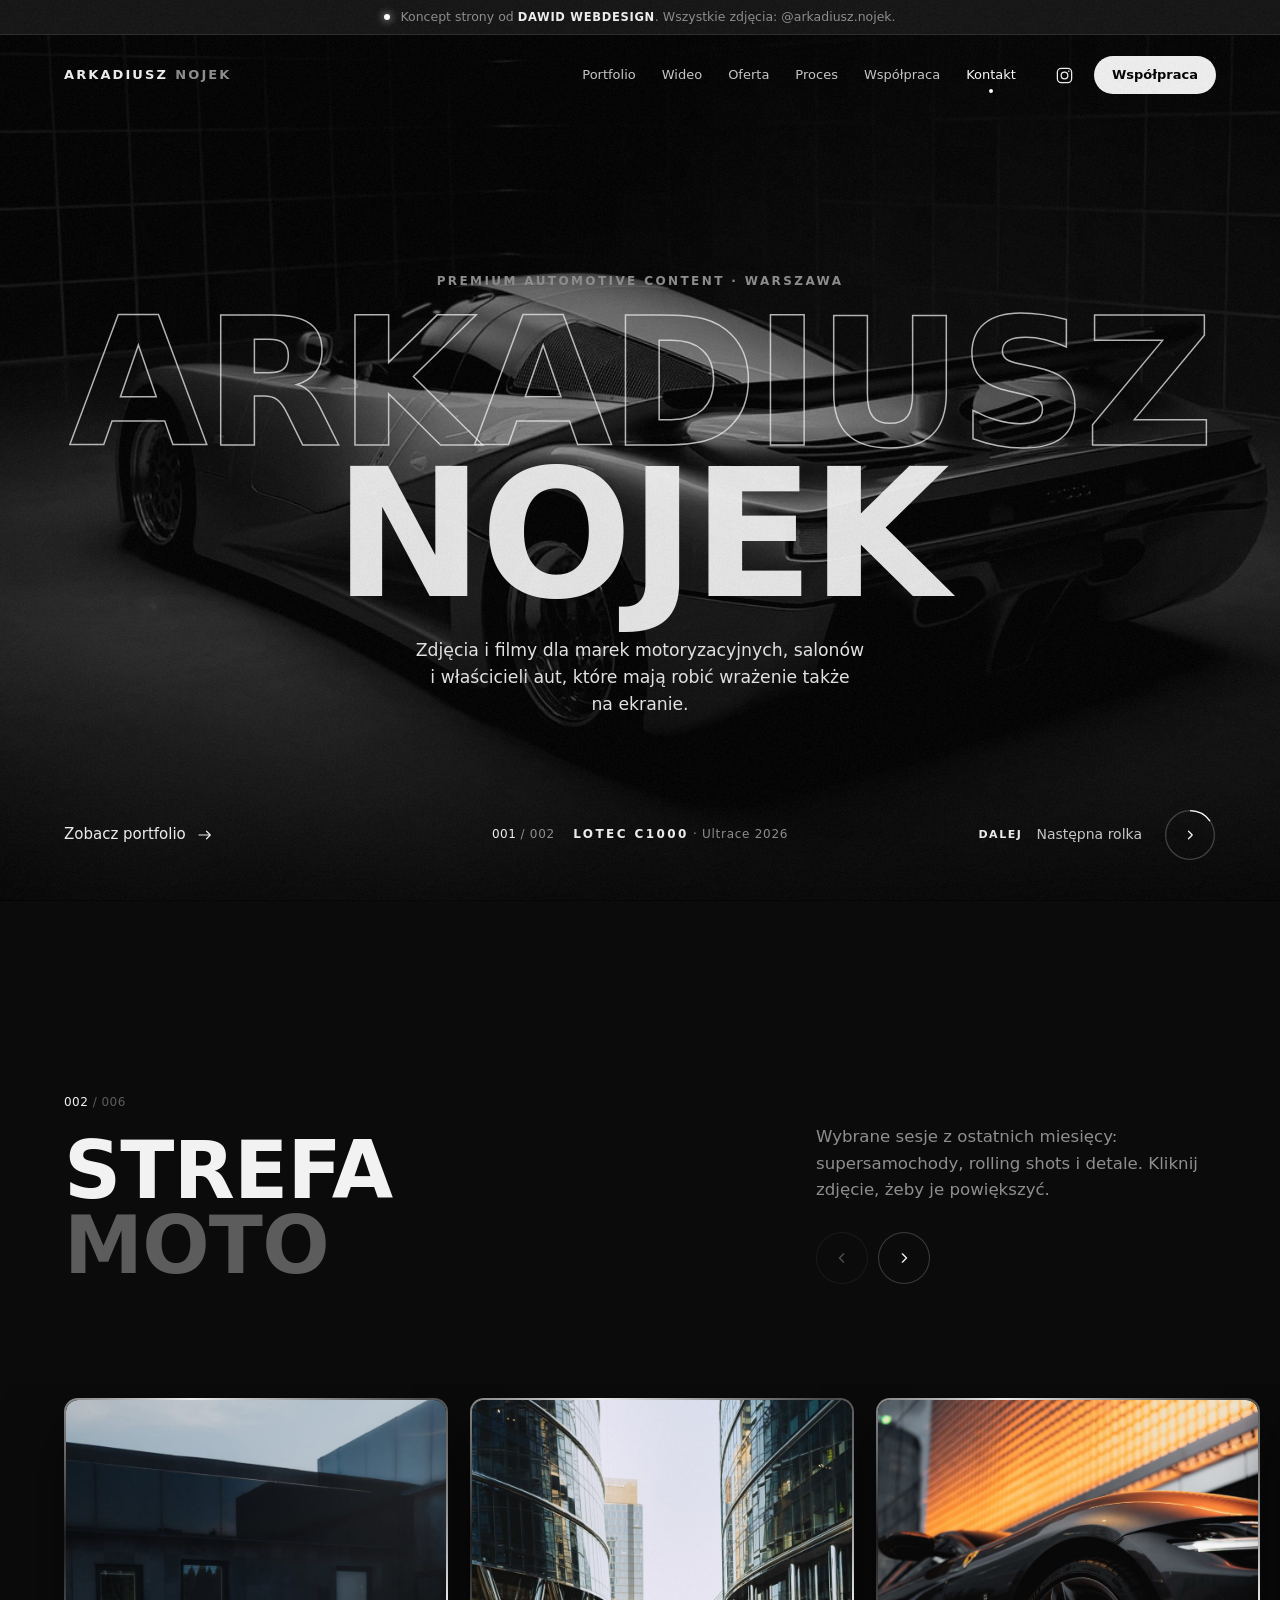
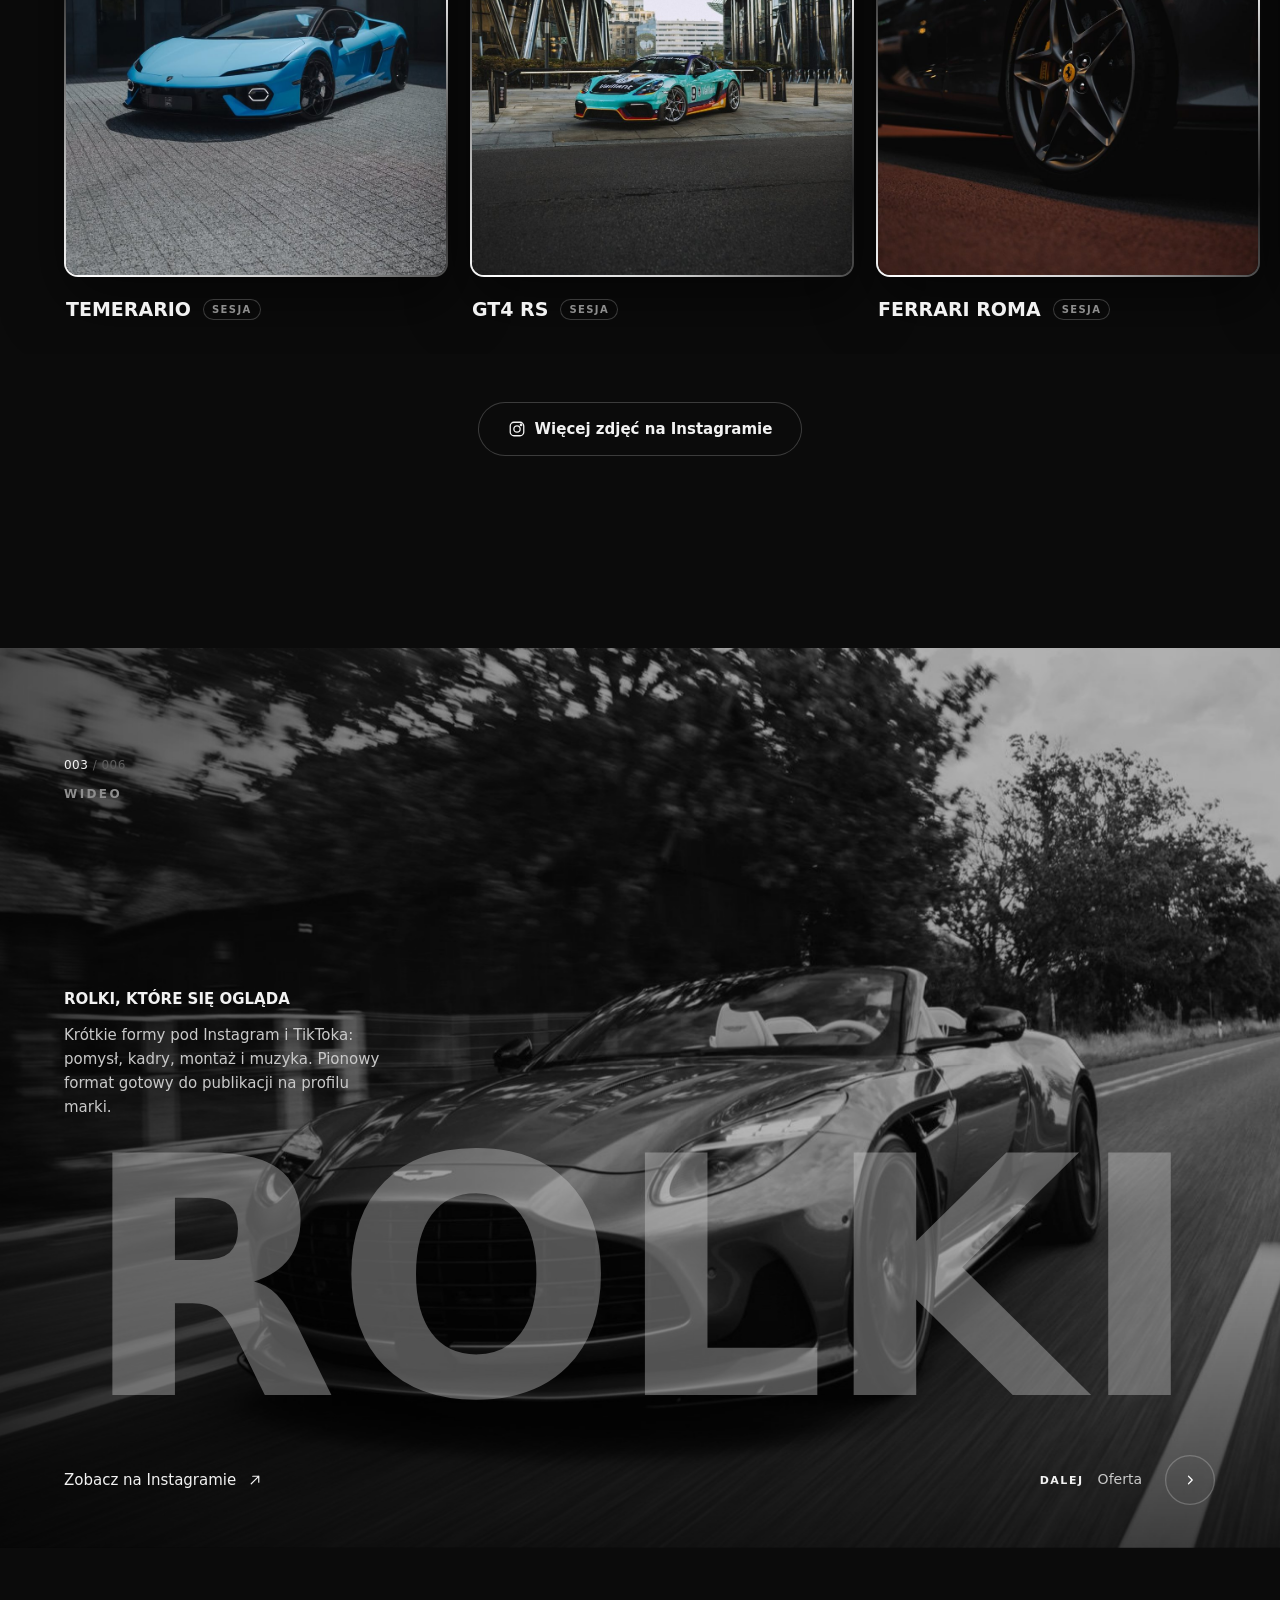
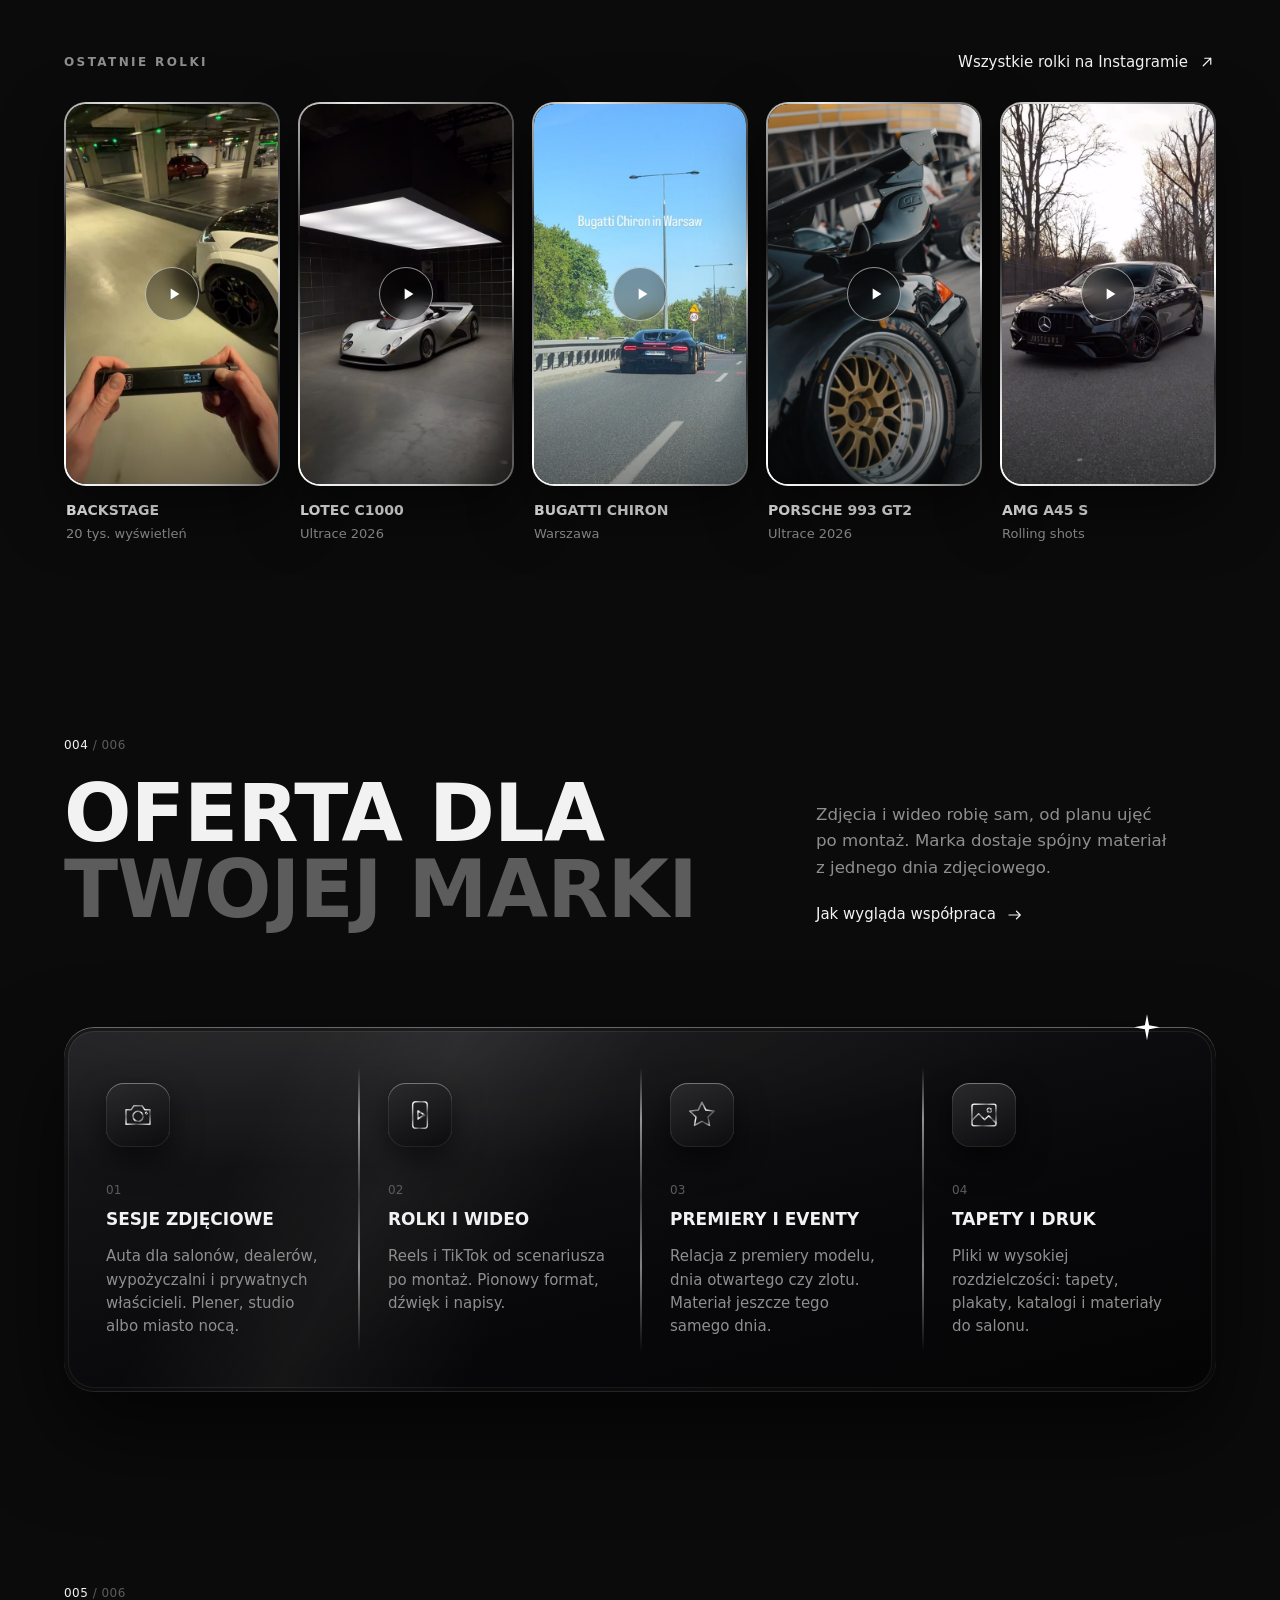
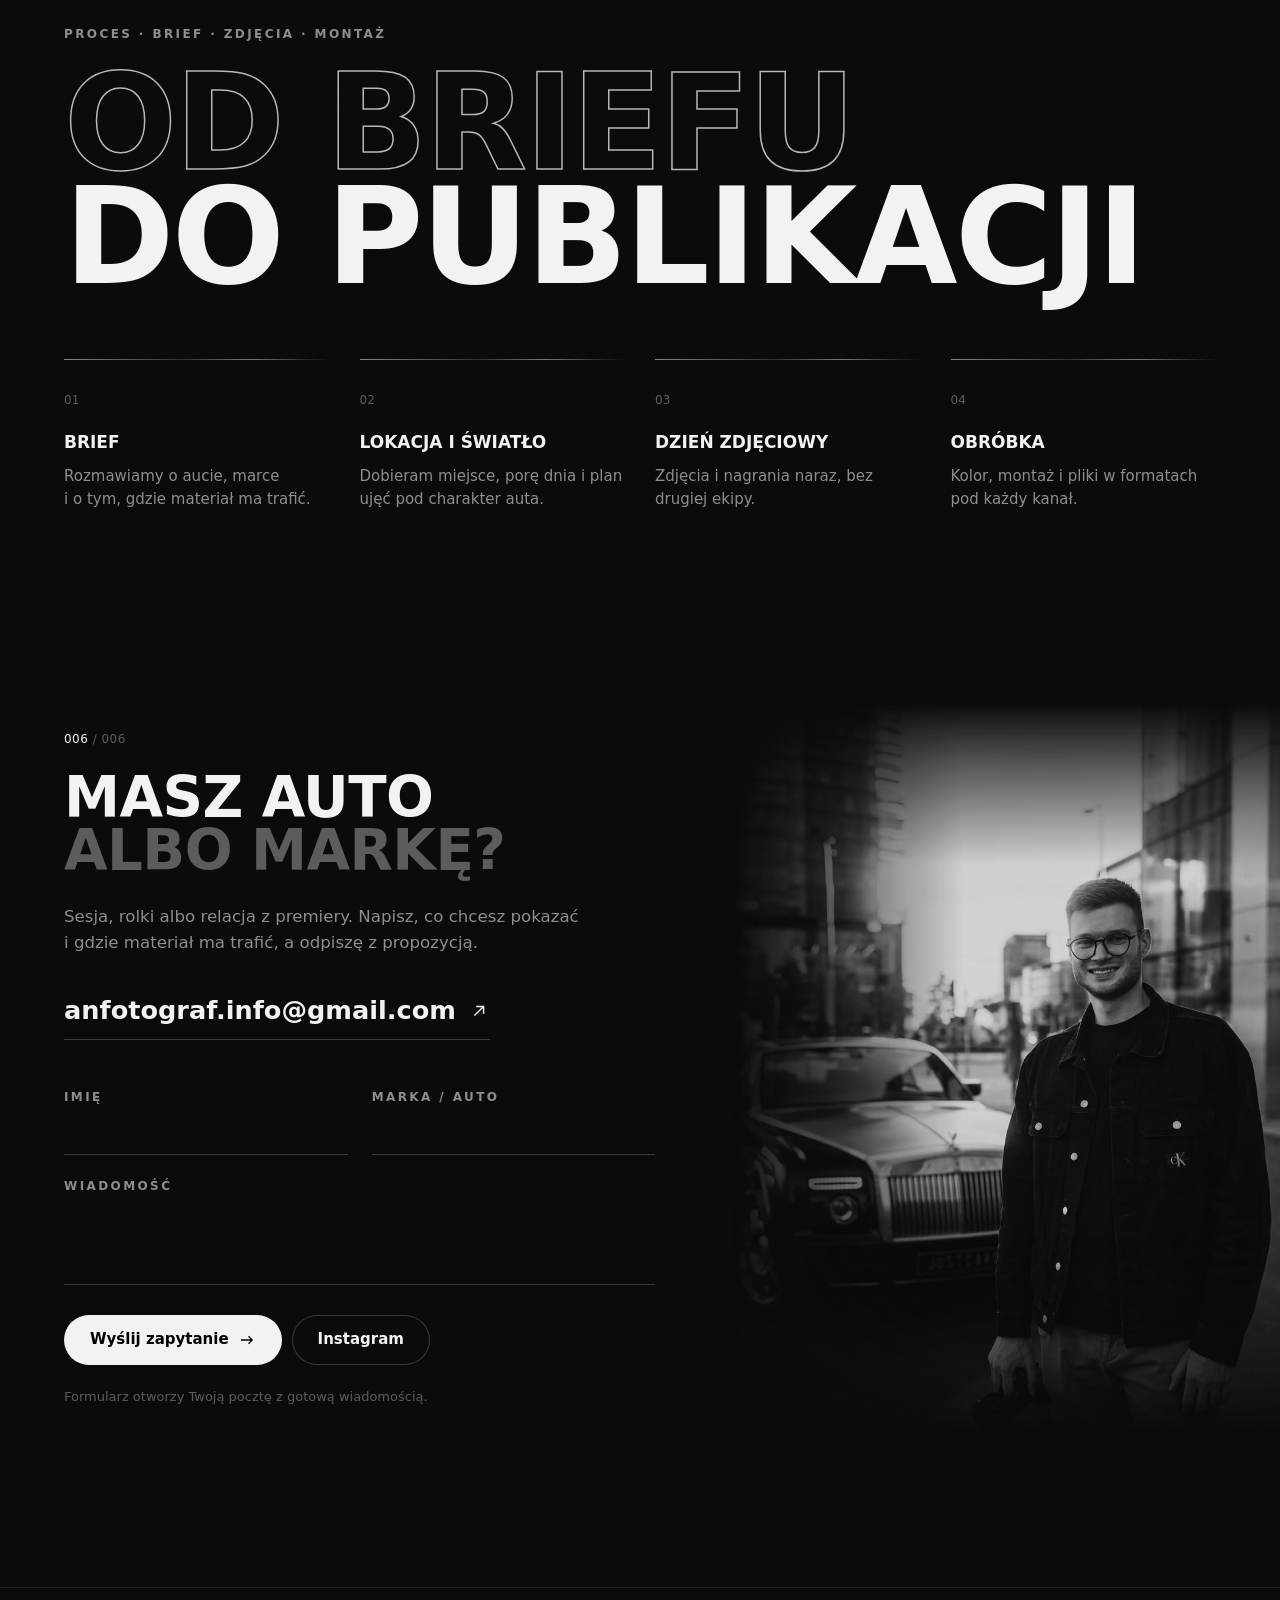
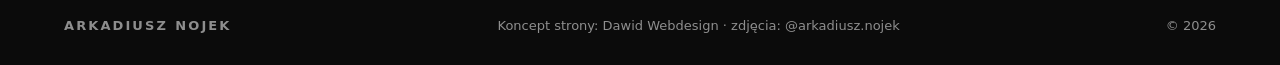
<file: index.html>
<!doctype html>
<html lang="pl">
<head>
<meta charset="utf-8">
<meta name="viewport" content="width=device-width, initial-scale=1">
<meta name="robots" content="noindex, nofollow">
<title>Arkadiusz Nojek — Premium Automotive Content</title>
<meta name="description" content="Koncept strony portfolio: zdjęcia i filmy dla marek motoryzacyjnych. Warszawa.">
<link rel="preconnect" href="https://api.fontshare.com">
<link rel="preconnect" href="https://cdn.fontshare.com" crossorigin>
<link href="https://api.fontshare.com/v2/css?f[]=clash-display@400,500,600,700&f[]=satoshi@400,500,700&display=swap" rel="stylesheet">
<link rel="preload" as="image" href="img/lotec-poster.jpg">
<link rel="stylesheet" href="style.css?v=22">
</head>
<body>

<svg width="0" height="0" style="position:absolute" aria-hidden="true">
  <defs>
    <linearGradient id="chrom" x1="0" y1="0" x2="1" y2="1">
      <stop offset="0" stop-color="#ffffff"/><stop offset=".3" stop-color="#7a7a7a"/><stop offset=".5" stop-color="#f2f2f2"/><stop offset=".72" stop-color="#4a4a4a"/><stop offset="1" stop-color="#dcdcdc"/>
    </linearGradient>
  </defs>
</svg>

<div class="ziarno" aria-hidden="true"></div>

<div class="koncept-pasek">
  <span class="kropka"></span>
  <span>Koncept strony od <b>Dawid Webdesign</b>. Wszystkie zdjęcia: @arkadiusz.nojek.</span>
</div>

<!-- ===== NAWIGACJA ===== -->
<header class="nav" id="nav">
  <a href="#top" class="nav__logo">ARKADIUSZ <span class="szary">NOJEK</span></a>
  <nav class="nav__menu" id="menu" aria-label="Menu główne">
    <a href="#portfolio">Portfolio</a>
    <a href="#wideo">Wideo</a>
    <a href="#oferta">Oferta</a>
    <a href="#proces">Proces</a>
    <a href="wspolpraca.html">Współpraca</a>
    <a href="#kontakt">Kontakt</a>
  </nav>
  <div class="nav__prawo">
    <a class="nav__ikona" href="https://www.instagram.com/arkadiusz.nojek/" target="_blank" rel="noopener" aria-label="Instagram @arkadiusz.nojek">
      <svg viewBox="0 0 24 24"><rect x="3" y="3" width="18" height="18" rx="5"/><circle cx="12" cy="12" r="4.2"/><circle class="pelna" cx="17.4" cy="6.6" r="1"/></svg>
    </a>
    <a class="btn btn--male" href="wspolpraca.html">Współpraca</a>
    <button class="nav__kropki" id="burger" type="button" aria-label="Menu" aria-expanded="false" aria-controls="menu"><i></i><i></i><i></i><i></i></button>
  </div>
</header>

<main id="top">

<!-- ===== HERO: monochrome, zdjęcia zmieniają się, nazwisko zostaje ===== -->
<section class="hero" id="hero">
  <video class="hero__wideo aktywne" autoplay muted playsinline poster="img/lotec-poster.jpg" data-nazwa="Lotec C1000" data-opis="Ultrace 2026" aria-label="Lotec C1000 na Ultrace 2026, fragment rolki Arkadiusza Nojka">
    <source src="img/lotec-1080.mp4" type='video/mp4; codecs="vp09.00.40.08"'>
    <source src="img/lotec-720.mp4" type="video/mp4">
  </video>
  <video class="hero__wideo" muted playsinline preload="none" poster="img/rolki/a45.jpg" data-nazwa="AMG A45 S" data-opis="Rolling shots" style="object-position:50% 72%" aria-label="Mercedes-AMG A45 S, fragment rolki Arkadiusza Nojka">
    <source src="img/rolki/a45.mp4" type="video/mp4">
  </video>

  <div class="hero__srodek">
    <p class="etykieta wejscie">Premium Automotive Content · Warszawa</p>
    <h1 class="hero__h1 wejscie" aria-label="Arkadiusz Nojek"><span>Arkadiusz</span><span>Nojek</span></h1>
    <p class="hero__lead wejscie">Zdjęcia i filmy dla marek motoryzacyjnych, salonów i&nbsp;właścicieli aut, które mają robić wrażenie także na&nbsp;ekranie.</p>
  </div>

  <div class="hero__dol wejscie">
    <a class="link-strzalka" href="#portfolio">Zobacz portfolio <svg viewBox="0 0 24 24" aria-hidden="true"><path d="M4 12h15M14 7l5 5-5 5"/></svg></a>
    <p class="hero__nr"><em id="heroNr">001</em> <span>/ 002</span> <b id="heroNazwa">Lotec C1000</b> <span id="heroOpis">· Ultrace 2026</span></p>
    <button class="dalej" id="heroDalej" type="button"><b>DALEJ</b><span>Następna rolka</span>
      <span class="dalej__kolo"><svg class="dalej__pierscien" viewBox="0 0 48 48" aria-hidden="true"><circle cx="24" cy="24" r="22.5"/><circle class="postep" cx="24" cy="24" r="22.5"/></svg><svg class="dalej__grot" viewBox="0 0 24 24" aria-hidden="true"><path d="M10 7l5 5-5 5"/></svg></span>
    </button>
  </div>
</section>

<!-- ===== PORTFOLIO ===== -->
<section class="sekcja" id="portfolio">
  <div class="wrap">
    <header class="naglowek naglowek--rzad">
      <div>
        <p class="licznik reveal">002 <span>/ 006</span></p>
        <h2 class="tytul reveal">Strefa<br><span class="szary">moto</span></h2>
      </div>
      <div class="naglowek__prawo">
        <p class="wstep reveal">Wybrane sesje z&nbsp;ostatnich miesięcy: supersamochody, rolling shots i&nbsp;detale. Kliknij zdjęcie, żeby je powiększyć.</p>
        <div class="strzalki reveal">
          <button class="strzalka" type="button" id="tasmaWstecz" aria-label="Poprzednie zdjęcia"><svg viewBox="0 0 24 24"><path d="M14 7l-5 5 5 5"/></svg></button>
          <button class="strzalka" type="button" id="tasmaDalej" aria-label="Następne zdjęcia"><svg viewBox="0 0 24 24"><path d="M10 7l5 5-5 5"/></svg></button>
        </div>
      </div>
    </header>
  </div>

  <div class="tasma" id="tasma">
    <figure class="kadr"><span class="kadr__foto"><img src="img/k-temerario_0.jpg" alt="Lamborghini Temerario przed budynkiem" loading="lazy"></span><figcaption><b data-typ="sesja">Temerario</b></figcaption></figure>
    <figure class="kadr"><span class="kadr__foto"><img src="img/k-gt4rs_1.jpg" alt="Porsche GT4 RS w livery między szklanymi biurowcami" loading="lazy"></span><figcaption><b data-typ="sesja">GT4 RS</b></figcaption></figure>
    <figure class="kadr"><span class="kadr__foto"><img src="img/k-roma_2.jpg" alt="Felga Ferrari Roma i zachód słońca odbity w fasadzie" loading="lazy"></span><figcaption><b data-typ="sesja">Ferrari Roma</b></figcaption></figure>
    <figure class="kadr"><span class="kadr__foto"><img src="img/k-huracan_1.jpg" alt="Tylne światła Lamborghini Huracán EVO" loading="lazy"></span><figcaption><b data-typ="detal">Huracán EVO</b></figcaption></figure>
    <figure class="kadr"><span class="kadr__foto"><img src="img/k-db12_1.jpg" alt="Felga Aston Martina DB12 z bliska" loading="lazy"></span><figcaption><b data-typ="detal">Aston DB12</b></figcaption></figure>
    <figure class="kadr"><span class="kadr__foto"><img src="img/k-urus_0.jpg" alt="Żółte Lamborghini Urus na przejściu dla pieszych" loading="lazy"></span><figcaption><b data-typ="rolling">Urus</b></figcaption></figure>
    <figure class="kadr"><span class="kadr__foto"><img src="img/k-rs3_0.jpg" alt="Zielone Audi RS3 z bliska" loading="lazy"></span><figcaption><b data-typ="sesja">Audi RS3</b></figcaption></figure>
    <figure class="kadr"><span class="kadr__foto"><img src="img/k-taycan_1.jpg" alt="Przód Porsche Taycan Turbo S" loading="lazy"></span><figcaption><b data-typ="sesja">Taycan Turbo S</b></figcaption></figure>
    <figure class="kadr"><span class="kadr__foto"><img src="img/k-ultrace2_1.jpg" alt="Tył Nissana Skyline na zlocie Ultrace" loading="lazy"></span><figcaption><b data-typ="event">Ultrace 2026</b></figcaption></figure>
  </div>
  <div class="wrap portfolio__wiecej reveal">
    <a class="btn btn--obrys" href="https://www.instagram.com/arkadiusz.nojek/" target="_blank" rel="noopener">
      <svg viewBox="0 0 24 24" aria-hidden="true"><rect x="3" y="3" width="18" height="18" rx="5"/><circle cx="12" cy="12" r="4.2"/><circle class="pelna" cx="17.4" cy="6.6" r="1"/></svg>
      Więcej zdjęć na Instagramie
    </a>
  </div>
</section>

<!-- ===== WIDEO: pas MONOCHROME ===== -->
<section class="mono" id="wideo">
  <img class="mono__foto" src="img/db12_0.jpg" alt="Aston Martin DB12 w ruchu na drodze" style="object-position:50% 55%" loading="lazy">
  <div class="mono__gora">
    <p class="licznik">003 <span>/ 006</span></p>
    <p class="etykieta">Wideo</p>
  </div>
  <div class="mono__tekst reveal">
    <p class="mono__podtytul">Rolki, które się ogląda</p>
    <p>Krótkie formy pod Instagram i&nbsp;TikToka: pomysł, kadry, montaż i&nbsp;muzyka. Pionowy format gotowy do&nbsp;publikacji na profilu marki.</p>
  </div>
  <h2 class="mono__slowo" aria-label="Rolki"><span class="mono__litery" data-litery>ROLKI</span></h2>
  <div class="mono__dol">
    <a class="link-strzalka" href="https://www.instagram.com/arkadiusz.nojek/" target="_blank" rel="noopener">Zobacz na Instagramie <svg viewBox="0 0 24 24" aria-hidden="true"><path d="M7 17 17 7M9 7h8v8"/></svg></a>
    <span aria-hidden="true"></span>
    <a class="dalej" href="#oferta"><b>DALEJ</b><span>Oferta</span>
      <span class="dalej__kolo"><svg class="dalej__pierscien" viewBox="0 0 48 48" aria-hidden="true"><circle cx="24" cy="24" r="22.5"/></svg><svg class="dalej__grot" viewBox="0 0 24 24" aria-hidden="true"><path d="M10 7l5 5-5 5"/></svg></span>
    </a>
  </div>
</section>

<!-- ===== ROLKI Z INSTAGRAMA ===== -->
<section class="rolki" aria-label="Rolki z Instagrama">
  <div class="wrap">
    <div class="rolki__gora reveal">
      <p class="etykieta">Ostatnie rolki</p>
      <a class="link-strzalka" href="https://www.instagram.com/arkadiusz.nojek/reels/" target="_blank" rel="noopener">Wszystkie rolki na Instagramie <svg viewBox="0 0 24 24" aria-hidden="true"><path d="M7 17 17 7M9 7h8v8"/></svg></a>
    </div>
  </div>
  <div class="rolki__rzad reveal">
      <a class="rolka" href="https://www.instagram.com/arkadiusz.nojek/reel/DVeNsKlDYSQ/" target="_blank" rel="noopener">
        <span class="rolka__ekran"><video src="img/rolki/bts.mp4" poster="img/rolki/bts.jpg" muted loop playsinline preload="none"></video><span class="rolka__play" aria-hidden="true"><svg viewBox="0 0 24 24"><path d="M8 5.5v13l10.5-6.5z"/></svg></span></span>
        <span class="rolka__opis"><b>Backstage</b><span>20 tys. wyświetleń</span></span>
      </a>
      <a class="rolka" href="https://www.instagram.com/arkadiusz.nojek/reel/DaDi6zstzrz/" target="_blank" rel="noopener">
        <span class="rolka__ekran"><img src="img/rolki/lotec.jpg" alt="Lotec C1000 — okładka rolki" loading="lazy"><span class="rolka__play" aria-hidden="true"><svg viewBox="0 0 24 24"><path d="M8 5.5v13l10.5-6.5z"/></svg></span></span>
        <span class="rolka__opis"><b>Lotec C1000</b><span>Ultrace 2026</span></span>
      </a>
      <a class="rolka" href="https://www.instagram.com/arkadiusz.nojek/reel/DI--uYFKirZ/" target="_blank" rel="noopener">
        <span class="rolka__ekran"><img src="img/rolki/bugatti.jpg" alt="Bugatti Chiron — okładka rolki" loading="lazy"><span class="rolka__play" aria-hidden="true"><svg viewBox="0 0 24 24"><path d="M8 5.5v13l10.5-6.5z"/></svg></span></span>
        <span class="rolka__opis"><b>Bugatti Chiron</b><span>Warszawa</span></span>
      </a>
      <a class="rolka" href="https://www.instagram.com/arkadiusz.nojek/reel/DaLXLVxtddE/" target="_blank" rel="noopener">
        <span class="rolka__ekran"><img src="img/rolki/gt2.jpg" alt="Porsche 993 GT2 — okładka rolki" loading="lazy"><span class="rolka__play" aria-hidden="true"><svg viewBox="0 0 24 24"><path d="M8 5.5v13l10.5-6.5z"/></svg></span></span>
        <span class="rolka__opis"><b>Porsche 993 GT2</b><span>Ultrace 2026</span></span>
      </a>
      <a class="rolka" href="https://www.instagram.com/arkadiusz.nojek/reel/DH3MeCfoJmi/" target="_blank" rel="noopener">
        <span class="rolka__ekran"><video src="img/rolki/a45.mp4" poster="img/rolki/a45.jpg" muted loop playsinline preload="none"></video><span class="rolka__play" aria-hidden="true"><svg viewBox="0 0 24 24"><path d="M8 5.5v13l10.5-6.5z"/></svg></span></span>
        <span class="rolka__opis"><b>AMG A45 S</b><span>Rolling shots</span></span>
      </a>
  </div>
</section>

<!-- ===== OFERTA ===== -->
<section class="sekcja" id="oferta">
  <div class="wrap">
    <header class="naglowek naglowek--rzad">
      <div>
        <p class="licznik reveal">004 <span>/ 006</span></p>
        <h2 class="tytul reveal">Oferta dla<br><span class="szary">Twojej marki</span></h2>
      </div>
      <div class="naglowek__prawo"><p class="wstep reveal">Zdjęcia i&nbsp;wideo robię sam, od&nbsp;planu ujęć po&nbsp;montaż. Marka dostaje spójny materiał z&nbsp;jednego dnia zdjęciowego.</p><a class="link-strzalka reveal oferta__wiecej" href="wspolpraca.html">Jak wygląda współpraca <svg viewBox="0 0 24 24" aria-hidden="true"><path d="M4 12h15M14 7l5 5-5 5"/></svg></a></div>
    </header>

    <div class="panel chrom-ramka reveal">
      <span class="iskra" aria-hidden="true"></span>
      <ul class="uslugi">
        <li class="usluga">
          <span class="usluga__ikona"><svg viewBox="0 0 48 48"><path d="M6 16h8l4-6h12l4 6h8v22H6z"/><circle cx="24" cy="26" r="7.5"/><circle cx="36.5" cy="21" r="1.2"/></svg></span>
          <p class="usluga__nr">01</p>
          <h3>Sesje zdjęciowe</h3>
          <p class="usluga__opis">Auta dla salonów, dealerów, wypożyczalni i&nbsp;prywatnych właścicieli. Plener, studio albo miasto nocą.</p>
        </li>
        <li class="usluga">
          <span class="usluga__ikona"><svg viewBox="0 0 48 48"><rect x="13" y="4" width="22" height="40" rx="5"/><path d="M21 18v12l10-6z"/></svg></span>
          <p class="usluga__nr">02</p>
          <h3>Rolki i&nbsp;wideo</h3>
          <p class="usluga__opis">Reels i&nbsp;TikTok od scenariusza po montaż. Pionowy format, dźwięk i&nbsp;napisy.</p>
        </li>
        <li class="usluga">
          <span class="usluga__ikona"><svg viewBox="0 0 48 48"><path d="M24 5l5.6 11.4 12.6 1.8-9.1 8.9 2.1 12.5L24 33.7l-11.2 5.9 2.1-12.5-9.1-8.9 12.6-1.8z"/></svg></span>
          <p class="usluga__nr">03</p>
          <h3>Premiery i&nbsp;eventy</h3>
          <p class="usluga__opis">Relacja z&nbsp;premiery modelu, dnia otwartego czy zlotu. Materiał jeszcze tego samego dnia.</p>
        </li>
        <li class="usluga">
          <span class="usluga__ikona"><svg viewBox="0 0 48 48"><rect x="6" y="8" width="36" height="32" rx="3"/><path d="M6 32l10-10 9 9 6-6 11 11"/><circle cx="32" cy="17" r="3"/></svg></span>
          <p class="usluga__nr">04</p>
          <h3>Tapety i&nbsp;druk</h3>
          <p class="usluga__opis">Pliki w&nbsp;wysokiej rozdzielczości: tapety, plakaty, katalogi i&nbsp;materiały do&nbsp;salonu.</p>
        </li>
      </ul>
    </div>
  </div>
</section>

<!-- ===== PROCES ===== -->
<section class="proces" id="proces">
  <div class="proces__scena">
    <div class="proces__napis wrap">
      <p class="licznik reveal">005 <span>/ 006</span></p>
      <p class="etykieta reveal">Proces · brief · zdjęcia · montaż</p>
      <h2 class="proces__h2 reveal"><span>Od briefu</span><span>do publikacji</span></h2>
    </div>
  </div>
  <div class="wrap">
    <ol class="kroki">
      <li class="krok reveal"><span>01</span><h3>Brief</h3><p>Rozmawiamy o&nbsp;aucie, marce i&nbsp;o&nbsp;tym, gdzie materiał ma trafić.</p></li>
      <li class="krok reveal"><span>02</span><h3>Lokacja i&nbsp;światło</h3><p>Dobieram miejsce, porę dnia i&nbsp;plan ujęć pod charakter auta.</p></li>
      <li class="krok reveal"><span>03</span><h3>Dzień zdjęciowy</h3><p>Zdjęcia i&nbsp;nagrania naraz, bez drugiej ekipy.</p></li>
      <li class="krok reveal"><span>04</span><h3>Obróbka</h3><p>Kolor, montaż i&nbsp;pliki w&nbsp;formatach pod każdy kanał.</p></li>
    </ol>
  </div>
</section>

<!-- ===== KONTAKT ===== -->
<section class="sekcja kontakt" id="kontakt">
  <div class="wrap kontakt__siatka">
    <div>
      <p class="licznik reveal">006 <span>/ 006</span></p>
      <h2 class="tytul reveal">Masz auto<br><span class="szary">albo markę?</span></h2>
      <p class="wstep reveal">Sesja, rolki albo relacja z&nbsp;premiery. Napisz, co chcesz pokazać i&nbsp;gdzie materiał ma trafić, a&nbsp;odpiszę z&nbsp;propozycją.</p>
      <a class="kontakt__mail reveal" href="mailto:anfotograf.info@gmail.com">anfotograf.info@gmail.com <svg viewBox="0 0 24 24" aria-hidden="true"><path d="M7 17 17 7M9 7h8v8"/></svg></a>

      <form class="formularz reveal" novalidate>
        <label><span>Imię</span><input name="imie" autocomplete="name" required></label>
        <label><span>Marka / auto</span><input name="auto"></label>
        <label class="cale"><span>Wiadomość</span><textarea name="tresc" rows="3" required></textarea></label>
        <div class="formularz__dol">
          <button class="btn" type="submit">Wyślij zapytanie <svg viewBox="0 0 24 24" aria-hidden="true"><path d="M4 12h15M14 7l5 5-5 5"/></svg></button>
          <a class="btn btn--obrys" href="https://www.instagram.com/arkadiusz.nojek/" target="_blank" rel="noopener">Instagram</a>
        </div>
        <p class="formularz__info">Formularz otworzy Twoją pocztę z&nbsp;gotową wiadomością.</p>
      </form>
    </div>
    <figure class="kontakt__foto kontakt__foto--wtopione reveal">
      <img src="img/k-arek.jpg" alt="Arkadiusz Nojek z aparatem obok Rolls-Royce'a" loading="lazy">
    </figure>
  </div>
</section>

</main>

<footer class="stopka">
  <div class="wrap stopka__rzad">
    <a href="#top" class="nav__logo">ARKADIUSZ <span class="szary">NOJEK</span></a>
    <span>Koncept strony: Dawid Webdesign · zdjęcia: @arkadiusz.nojek</span>
    <span>© 2026</span>
  </div>
</footer>

<div class="lb" aria-hidden="true" role="dialog" aria-label="Podgląd zdjęcia">
  <button class="strzalka lb__x" aria-label="Zamknij"><svg viewBox="0 0 24 24"><path d="M7 7l10 10M17 7 7 17"/></svg></button>
  <button class="strzalka lb__wstecz" aria-label="Poprzednie"><svg viewBox="0 0 24 24"><path d="M14 7l-5 5 5 5"/></svg></button>
  <img alt="">
  <button class="strzalka lb__dalej" aria-label="Następne"><svg viewBox="0 0 24 24"><path d="M10 7l5 5-5 5"/></svg></button>
  <p class="lb__opis"></p>
</div>

<script src="script.js?v=7"></script>
</body>
</html>
</file>
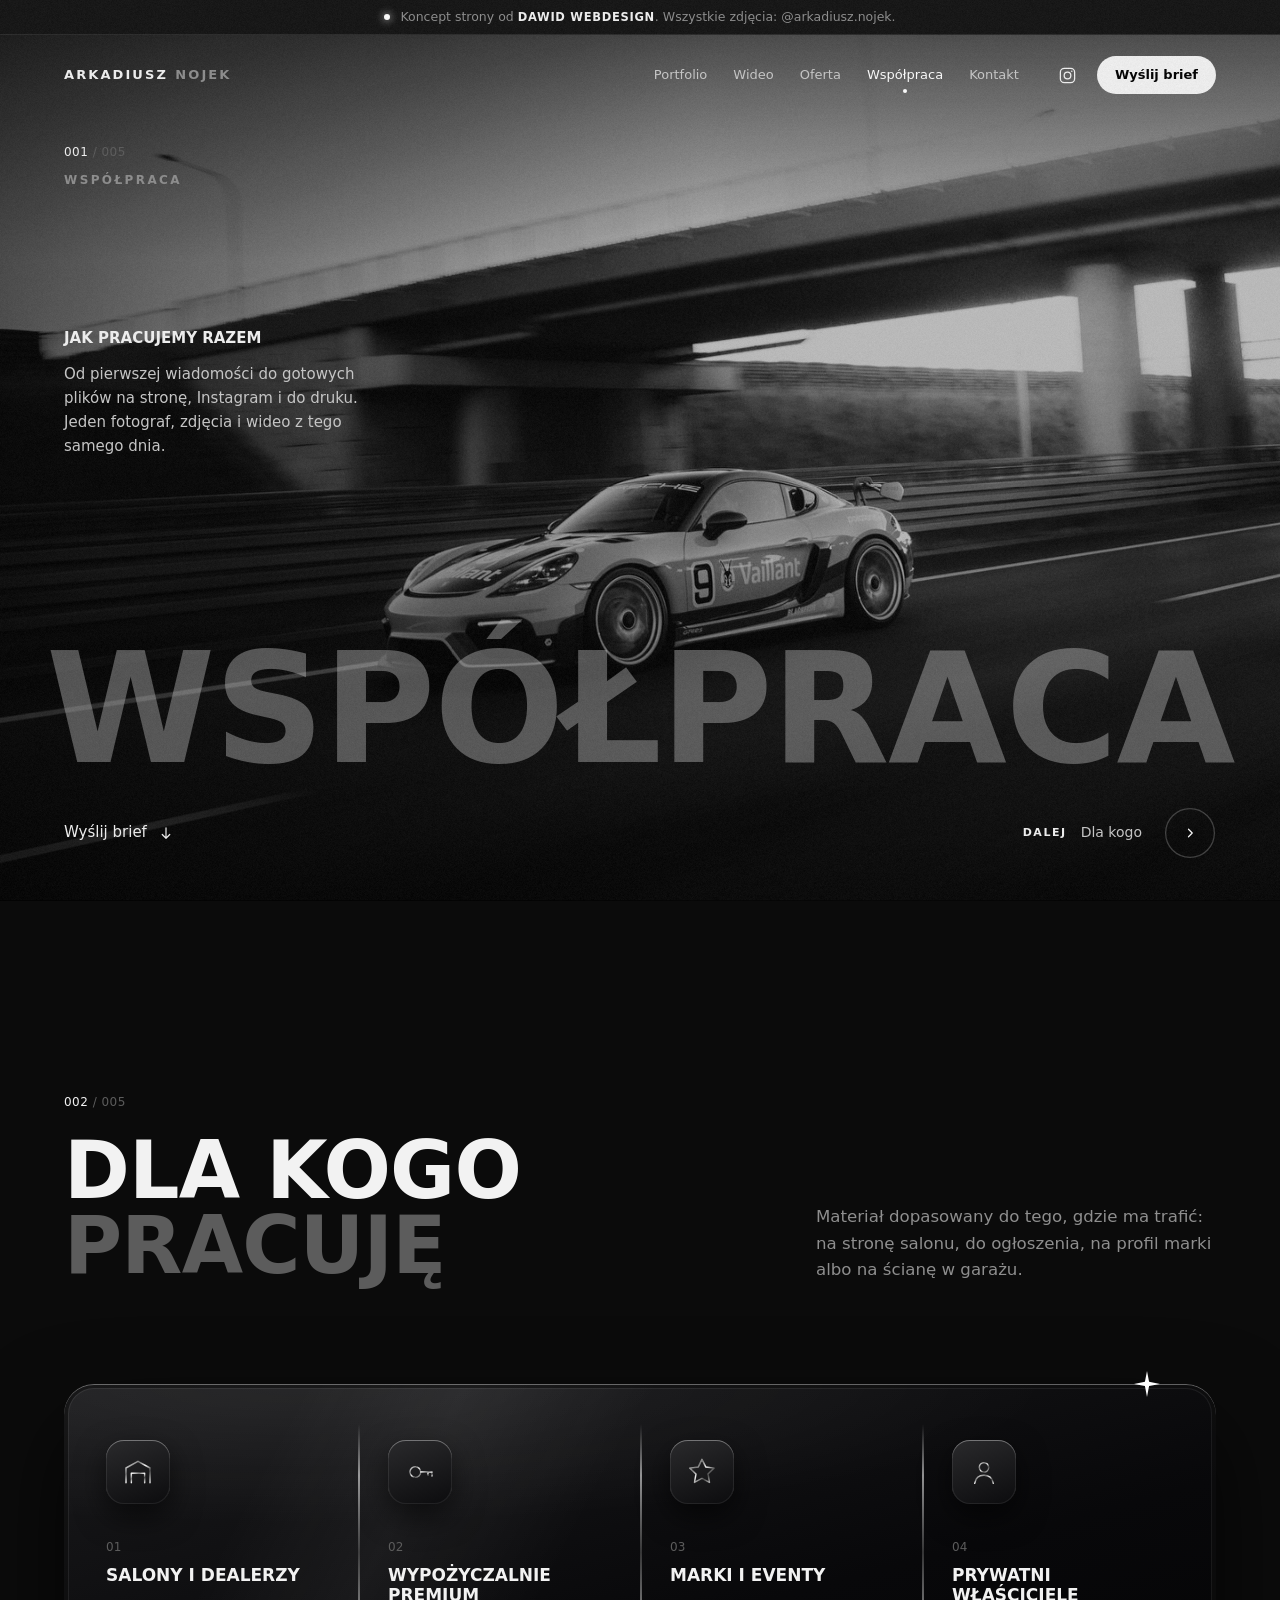
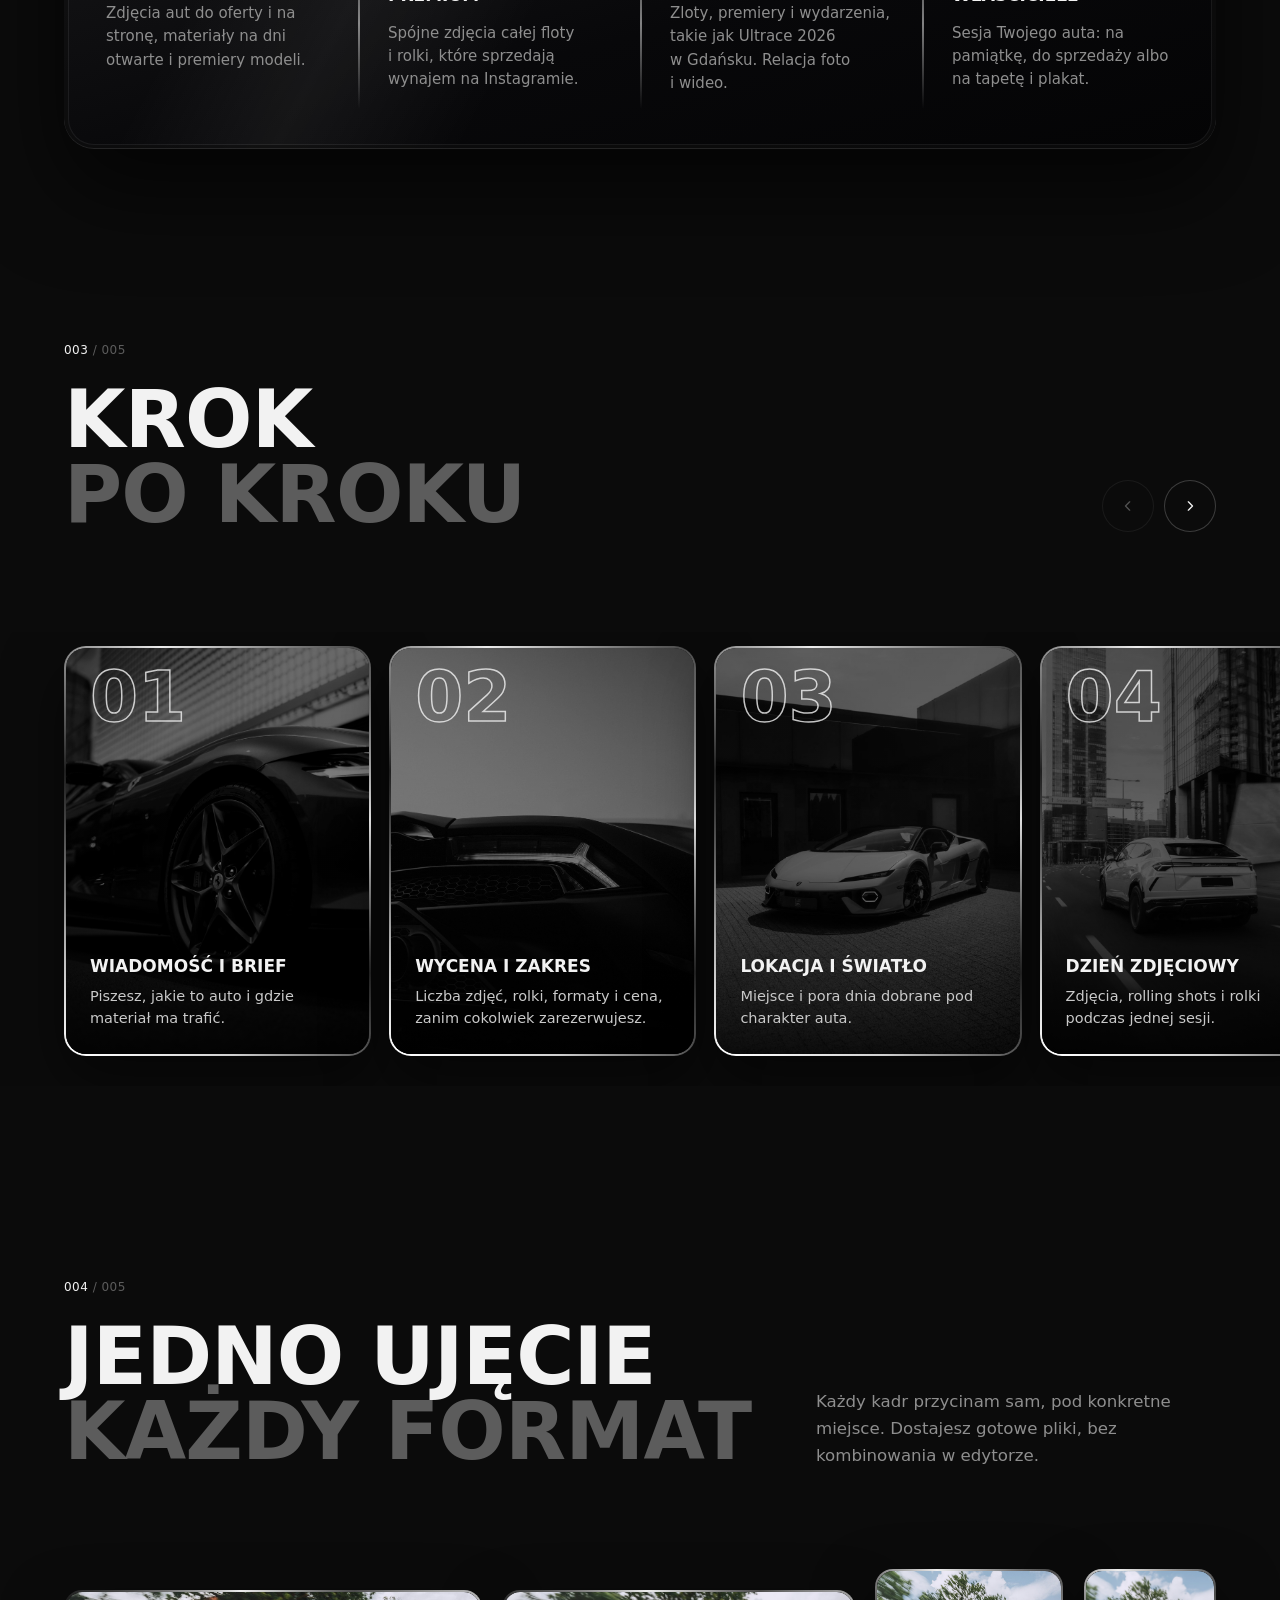
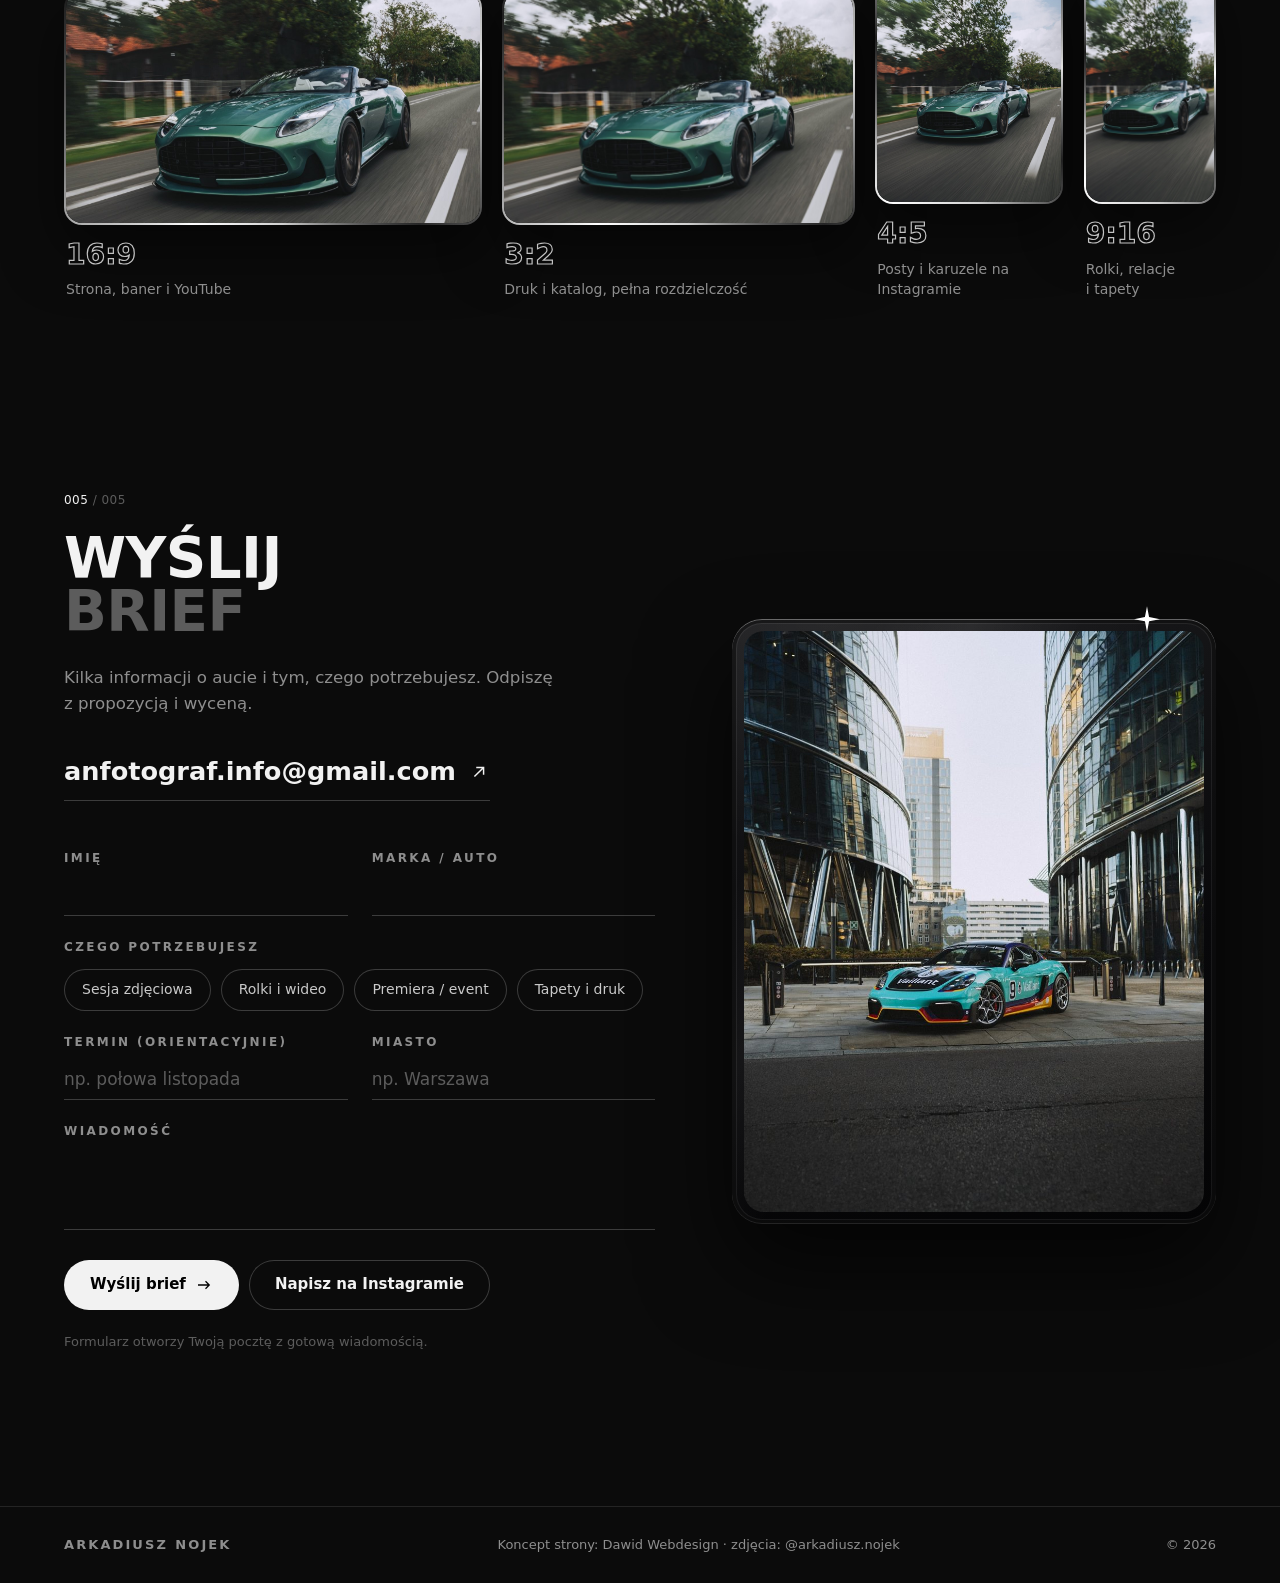
<file: wspolpraca.html>
<!doctype html>
<html lang="pl">
<head>
<meta charset="utf-8">
<meta name="viewport" content="width=device-width, initial-scale=1">
<meta name="robots" content="noindex, nofollow">
<title>Współpraca — Arkadiusz Nojek</title>
<meta name="description" content="Jak wygląda współpraca: sesje zdjęciowe, rolki i relacje z premier dla marek motoryzacyjnych.">
<link rel="preconnect" href="https://api.fontshare.com">
<link rel="preconnect" href="https://cdn.fontshare.com" crossorigin>
<link href="https://api.fontshare.com/v2/css?f[]=clash-display@400,500,600,700&f[]=satoshi@400,500,700&display=swap" rel="stylesheet">
<link rel="stylesheet" href="style.css?v=22">
</head>
<body class="podstrona">

<svg width="0" height="0" style="position:absolute" aria-hidden="true">
  <defs>
    <linearGradient id="chrom" x1="0" y1="0" x2="1" y2="1">
      <stop offset="0" stop-color="#ffffff"/><stop offset=".3" stop-color="#7a7a7a"/><stop offset=".5" stop-color="#f2f2f2"/><stop offset=".72" stop-color="#4a4a4a"/><stop offset="1" stop-color="#dcdcdc"/>
    </linearGradient>
  </defs>
</svg>

<div class="ziarno" aria-hidden="true"></div>

<div class="koncept-pasek">
  <span class="kropka"></span>
  <span>Koncept strony od <b>Dawid Webdesign</b>. Wszystkie zdjęcia: @arkadiusz.nojek.</span>
</div>

<!-- ===== NAWIGACJA ===== -->
<header class="nav" id="nav">
  <a href="index.html" class="nav__logo">ARKADIUSZ <span class="szary">NOJEK</span></a>
  <nav class="nav__menu" id="menu" aria-label="Menu główne">
    <a href="index.html#portfolio">Portfolio</a>
    <a href="index.html#wideo">Wideo</a>
    <a href="index.html#oferta">Oferta</a>
    <a href="wspolpraca.html" class="aktywny">Współpraca</a>
    <a href="#brief">Kontakt</a>
  </nav>
  <div class="nav__prawo">
    <a class="nav__ikona" href="https://www.instagram.com/arkadiusz.nojek/" target="_blank" rel="noopener" aria-label="Instagram @arkadiusz.nojek">
      <svg viewBox="0 0 24 24"><rect x="3" y="3" width="18" height="18" rx="5"/><circle cx="12" cy="12" r="4.2"/><circle class="pelna" cx="17.4" cy="6.6" r="1"/></svg>
    </a>
    <a class="btn btn--male" href="#brief">Wyślij brief</a>
    <button class="nav__kropki" id="burger" type="button" aria-label="Menu" aria-expanded="false" aria-controls="menu"><i></i><i></i><i></i><i></i></button>
  </div>
</header>

<main id="top">

<!-- ===== WSTĘP: pas MONOCHROME ===== -->
<section class="mono mono--start" id="start">
  <img class="mono__foto" src="img/gt4rs_0.jpg" alt="Porsche GT4 RS w ruchu pod wiaduktem" style="object-position:50% 62%">
  <div class="mono__gora">
    <p class="licznik">001 <span>/ 005</span></p>
    <p class="etykieta">Współpraca</p>
  </div>
  <div class="mono__tekst reveal">
    <p class="mono__podtytul">Jak pracujemy razem</p>
    <p>Od pierwszej wiadomości do gotowych plików na stronę, Instagram i&nbsp;do druku. Jeden fotograf, zdjęcia i&nbsp;wideo z&nbsp;tego samego dnia.</p>
  </div>
  <h1 class="mono__slowo mono__slowo--dlugie" aria-label="Współpraca"><span class="mono__litery" data-litery>WSPÓŁPRACA</span></h1>
  <div class="mono__dol">
    <a class="link-strzalka" href="#brief">Wyślij brief <svg viewBox="0 0 24 24" aria-hidden="true"><path d="M12 5v14M7 14l5 5 5-5"/></svg></a>
    <span aria-hidden="true"></span>
    <a class="dalej" href="#dla-kogo"><b>DALEJ</b><span>Dla kogo</span>
      <span class="dalej__kolo"><svg class="dalej__pierscien" viewBox="0 0 48 48" aria-hidden="true"><circle cx="24" cy="24" r="22.5"/></svg><svg class="dalej__grot" viewBox="0 0 24 24" aria-hidden="true"><path d="M10 7l5 5-5 5"/></svg></span>
    </a>
  </div>
</section>

<!-- ===== DLA KOGO ===== -->
<section class="sekcja" id="dla-kogo">
  <div class="wrap">
    <header class="naglowek naglowek--rzad">
      <div>
        <p class="licznik reveal">002 <span>/ 005</span></p>
        <h2 class="tytul reveal">Dla kogo<br><span class="szary">pracuję</span></h2>
      </div>
      <p class="wstep naglowek__prawo reveal">Materiał dopasowany do tego, gdzie ma trafić: na stronę salonu, do ogłoszenia, na profil marki albo na ścianę w&nbsp;garażu.</p>
    </header>

    <div class="panel chrom-ramka reveal">
      <span class="iskra" aria-hidden="true"></span>
      <ul class="uslugi">
        <li class="usluga">
          <span class="usluga__ikona"><svg viewBox="0 0 48 48"><path d="M6 40V18l18-10 18 10v22"/><path d="M14 40V26h20v14"/><path d="M14 33h20"/></svg></span>
          <p class="usluga__nr">01</p>
          <h3>Salony i&nbsp;dealerzy</h3>
          <p class="usluga__opis">Zdjęcia aut do oferty i&nbsp;na stronę, materiały na dni otwarte i&nbsp;premiery modeli.</p>
        </li>
        <li class="usluga">
          <span class="usluga__ikona"><svg viewBox="0 0 48 48"><circle cx="17" cy="24" r="8"/><path d="M25 24h17v6M36 24v5"/></svg></span>
          <p class="usluga__nr">02</p>
          <h3>Wypożyczalnie premium</h3>
          <p class="usluga__opis">Spójne zdjęcia całej floty i&nbsp;rolki, które sprzedają wynajem na Instagramie.</p>
        </li>
        <li class="usluga">
          <span class="usluga__ikona"><svg viewBox="0 0 48 48"><path d="M24 5l5.6 11.4 12.6 1.8-9.1 8.9 2.1 12.5L24 33.7l-11.2 5.9 2.1-12.5-9.1-8.9 12.6-1.8z"/></svg></span>
          <p class="usluga__nr">03</p>
          <h3>Marki i&nbsp;eventy</h3>
          <p class="usluga__opis">Zloty, premiery i&nbsp;wydarzenia, takie jak Ultrace 2026 w&nbsp;Gdańsku. Relacja foto i&nbsp;wideo.</p>
        </li>
        <li class="usluga">
          <span class="usluga__ikona"><svg viewBox="0 0 48 48"><circle cx="24" cy="17" r="7"/><path d="M10 41c1.5-8 7-12 14-12s12.5 4 14 12"/></svg></span>
          <p class="usluga__nr">04</p>
          <h3>Prywatni właściciele</h3>
          <p class="usluga__opis">Sesja Twojego auta: na pamiątkę, do sprzedaży albo na tapetę i&nbsp;plakat.</p>
        </li>
      </ul>
    </div>
  </div>
</section>

<!-- ===== KROK PO KROKU ===== -->
<section class="sekcja" id="przebieg">
  <div class="wrap">
    <header class="naglowek naglowek--rzad">
      <div>
        <p class="licznik reveal">003 <span>/ 005</span></p>
        <h2 class="tytul reveal">Krok<br><span class="szary">po kroku</span></h2>
      </div>
      <div class="naglowek__prawo naglowek__prawo--strzalki">
        <div class="strzalki reveal">
          <button class="strzalka" type="button" id="krokiWstecz" aria-label="Poprzedni krok"><svg viewBox="0 0 24 24"><path d="M14 7l-5 5 5 5"/></svg></button>
          <button class="strzalka" type="button" id="krokiDalej" aria-label="Następny krok"><svg viewBox="0 0 24 24"><path d="M10 7l5 5-5 5"/></svg></button>
        </div>
      </div>
    </header>
  </div>
  <div class="tasma kroki-tasma" id="kroki">
    <article class="krokk">
      <img src="img/k-roma_2.jpg" alt="Ferrari Roma, felga o zachodzie słońca" loading="lazy">
      <span class="krokk__nr" aria-hidden="true">01</span>
      <div class="krokk__opis"><h3>Wiadomość i&nbsp;brief</h3><p>Piszesz, jakie to auto i&nbsp;gdzie materiał ma trafić.</p></div>
    </article>
    <article class="krokk">
      <img src="img/k-huracan_1.jpg" alt="Tylne światła Lamborghini Huracán EVO" loading="lazy">
      <span class="krokk__nr" aria-hidden="true">02</span>
      <div class="krokk__opis"><h3>Wycena i&nbsp;zakres</h3><p>Liczba zdjęć, rolki, formaty i&nbsp;cena, zanim cokolwiek zarezerwujesz.</p></div>
    </article>
    <article class="krokk">
      <img src="img/k-temerario_0.jpg" alt="Lamborghini Temerario przed budynkiem" loading="lazy">
      <span class="krokk__nr" aria-hidden="true">03</span>
      <div class="krokk__opis"><h3>Lokacja i&nbsp;światło</h3><p>Miejsce i&nbsp;pora dnia dobrane pod charakter auta.</p></div>
    </article>
    <article class="krokk">
      <img src="img/k-urus_1.jpg" alt="Lamborghini Urus w ruchu w centrum miasta" loading="lazy">
      <span class="krokk__nr" aria-hidden="true">04</span>
      <div class="krokk__opis"><h3>Dzień zdjęciowy</h3><p>Zdjęcia, rolling shots i&nbsp;rolki podczas jednej sesji.</p></div>
    </article>
    <article class="krokk">
      <img src="img/k-db12_1.jpg" alt="Felga Aston Martina DB12 z bliska" loading="lazy">
      <span class="krokk__nr" aria-hidden="true">05</span>
      <div class="krokk__opis"><h3>Obróbka i&nbsp;oddanie</h3><p>Kolor, montaż i&nbsp;gotowe pliki pod każdy kanał.</p></div>
    </article>
  </div>
</section>

<!-- ===== CO DOSTAJESZ ===== -->
<section class="sekcja" id="pliki">
  <div class="wrap">
    <header class="naglowek naglowek--rzad">
      <div>
        <p class="licznik reveal">004 <span>/ 005</span></p>
        <h2 class="tytul reveal">Jedno ujęcie<br><span class="szary">każdy format</span></h2>
      </div>
      <p class="wstep naglowek__prawo reveal">Każdy kadr przycinam sam, pod konkretne miejsce. Dostajesz gotowe pliki, bez kombinowania w&nbsp;edytorze.</p>
    </header>
    <div class="formaty">
      <figure class="format reveal" style="--ar:16/9;flex-grow:1.778">
        <span class="format__ramka"><img src="img/db12_0.jpg" alt="To samo zdjęcie Aston Martina DB12 w formacie 16:9" style="object-position:50% 58%" loading="lazy"></span>
        <figcaption><b>16:9</b><span>Strona, baner i&nbsp;YouTube</span></figcaption>
      </figure>
      <figure class="format reveal" style="--ar:3/2;flex-grow:1.5">
        <span class="format__ramka"><img src="img/db12_0.jpg" alt="To samo zdjęcie Aston Martina DB12 w formacie 3:2" style="object-position:50% 56%" loading="lazy"></span>
        <figcaption><b>3:2</b><span>Druk i&nbsp;katalog, pełna rozdzielczość</span></figcaption>
      </figure>
      <figure class="format reveal" style="--ar:4/5;flex-grow:0.8">
        <span class="format__ramka"><img src="img/db12_0.jpg" alt="To samo zdjęcie Aston Martina DB12 w formacie 4:5" style="object-position:50% 50%" loading="lazy"></span>
        <figcaption><b>4:5</b><span>Posty i&nbsp;karuzele na Instagramie</span></figcaption>
      </figure>
      <figure class="format reveal" style="--ar:9/16;flex-grow:0.5625">
        <span class="format__ramka"><img src="img/db12_0.jpg" alt="To samo zdjęcie Aston Martina DB12 w formacie 9:16" style="object-position:46% 50%" loading="lazy"></span>
        <figcaption><b>9:16</b><span>Rolki, relacje i&nbsp;tapety</span></figcaption>
      </figure>
    </div>
  </div>
</section>

<!-- ===== BRIEF ===== -->
<section class="sekcja kontakt" id="brief">
  <div class="wrap kontakt__siatka">
    <div>
      <p class="licznik reveal">005 <span>/ 005</span></p>
      <h2 class="tytul reveal">Wyślij<br><span class="szary">brief</span></h2>
      <p class="wstep reveal">Kilka informacji o&nbsp;aucie i&nbsp;tym, czego potrzebujesz. Odpiszę z&nbsp;propozycją i&nbsp;wyceną.</p>
      <a class="kontakt__mail reveal" href="mailto:anfotograf.info@gmail.com">anfotograf.info@gmail.com <svg viewBox="0 0 24 24" aria-hidden="true"><path d="M7 17 17 7M9 7h8v8"/></svg></a>

      <form class="formularz formularz--brief reveal" id="brief-form" novalidate>
        <label><span>Imię</span><input name="imie" autocomplete="name" required></label>
        <label><span>Marka / auto</span><input name="auto"></label>
        <fieldset class="cale wybor">
          <legend>Czego potrzebujesz</legend>
          <label><input type="checkbox" name="zakres" value="Sesja zdjęciowa"><span>Sesja zdjęciowa</span></label>
          <label><input type="checkbox" name="zakres" value="Rolki i wideo"><span>Rolki i wideo</span></label>
          <label><input type="checkbox" name="zakres" value="Premiera / event"><span>Premiera / event</span></label>
          <label><input type="checkbox" name="zakres" value="Tapety i druk"><span>Tapety i druk</span></label>
        </fieldset>
        <label><span>Termin (orientacyjnie)</span><input name="termin" placeholder="np. połowa listopada"></label>
        <label><span>Miasto</span><input name="miasto" placeholder="np. Warszawa"></label>
        <label class="cale"><span>Wiadomość</span><textarea name="tresc" rows="3" required></textarea></label>
        <div class="formularz__dol">
          <button class="btn" type="submit">Wyślij brief <svg viewBox="0 0 24 24" aria-hidden="true"><path d="M4 12h15M14 7l5 5-5 5"/></svg></button>
          <a class="btn btn--obrys" href="https://www.instagram.com/arkadiusz.nojek/" target="_blank" rel="noopener">Napisz na Instagramie</a>
        </div>
        <p class="formularz__info">Formularz otworzy Twoją pocztę z&nbsp;gotową wiadomością.</p>
      </form>
    </div>
    <figure class="kontakt__foto chrom-ramka reveal">
      <img src="img/k-gt4rs_1.jpg" alt="Porsche GT4 RS między szklanymi wieżowcami" loading="lazy">
      <span class="iskra" aria-hidden="true"></span>
    </figure>
  </div>
</section>

</main>

<footer class="stopka">
  <div class="wrap stopka__rzad">
    <a href="index.html" class="nav__logo">ARKADIUSZ <span class="szary">NOJEK</span></a>
    <span>Koncept strony: Dawid Webdesign · zdjęcia: @arkadiusz.nojek</span>
    <span>© 2026</span>
  </div>
</footer>

<script src="wspolpraca.js?v=3"></script>
</body>
</html>
</file>
<file: style.css>
/* =========================================================
   Arkadiusz Nojek — koncept portfolio
   Styl jak Dawid Webdesign: monochrome, ziarno filmu, Clash Display + Satoshi (Fontshare),
   liczniki 001/006, chromowane ramki. Zdjęcia czarno-białe, kolor po najechaniu.
   ========================================================= */
:root{
  --bg:#0b0b0b;
  --panel:#141414;
  --linia:rgba(255,255,255,.1);
  --linia-2:rgba(255,255,255,.2);
  --tekst:#f2f2f2;
  --jasny:#c9c9c9;
  --szary:#8e8e8e;
  --ciemny:#5c5c5c;
  --font:'Satoshi',-apple-system,BlinkMacSystemFont,system-ui,sans-serif;
  --szeroki:'Clash Display','Satoshi',system-ui,sans-serif;
  --gutter:clamp(20px,5vw,72px);
  --maks:1280px;
  --ease:cubic-bezier(.22,1,.36,1);
  --bw:grayscale(1) contrast(1.08) brightness(.92);
  --chrom:conic-gradient(from 215deg,#fff,#7e7e7e 11%,#1e1e1e 23%,#ececec 36%,#4c4c4c 50%,#fff 62%,#262626 76%,#cfcfcf 89%,#fff);
}
*,*::before,*::after{box-sizing:border-box}
html{-webkit-text-size-adjust:100%;scroll-behavior:smooth;scroll-padding-top:80px;overflow-x:clip}
body{margin:0;background:var(--bg);color:var(--tekst);font-family:var(--font);font-size:16px;line-height:1.55;-webkit-font-smoothing:antialiased;overflow-x:clip}
img{display:block;max-width:100%;height:auto}
a{color:inherit;text-decoration:none}
h1,h2,h3,p,ul,ol,figure{margin:0}
ul,ol{padding:0;list-style:none}
button{font:inherit;color:inherit;background:none;border:0;cursor:pointer;padding:0}
::selection{background:var(--tekst);color:#000}
:focus-visible{outline:1.5px solid var(--tekst);outline-offset:3px;border-radius:4px}
.wrap{width:100%;max-width:calc(var(--maks) + var(--gutter)*2);margin:0 auto;padding:0 var(--gutter)}

.ziarno{position:fixed;inset:0;z-index:90;pointer-events:none;background:url(img/ziarno.png);opacity:.55}

/* ---------- typografia ---------- */
.tytul,.hero__h1,.mono__slowo,.nav__logo,.proces__h2,.kadr figcaption b,.usluga h3,.krok h3,.mono__podtytul,.koncept-pasek b{font-family:var(--szeroki);}
.szary{color:var(--ciemny)}
.licznik{font-size:12px;font-weight:500;letter-spacing:.04em;font-variant-numeric:tabular-nums;margin-bottom:22px}
.licznik span{color:var(--ciemny)}
.etykieta{font-size:12px;font-weight:600;letter-spacing:.2em;text-transform:uppercase;color:var(--szary)}
.tytul{font-size:clamp(34px,6.2vw,96px);line-height:.95;font-weight:600;text-transform:uppercase;letter-spacing:-.01em}
.wstep{font-size:clamp(16px,1.3vw,18px);line-height:1.6;color:var(--szary);max-width:34em;margin-top:26px}

/* ---------- przyciski ---------- */
.btn{display:inline-flex;align-items:center;justify-content:center;gap:9px;min-height:50px;padding:0 26px;border-radius:999px;background:var(--tekst);color:#000;font-size:15px;font-weight:600;transition:background .3s var(--ease),color .3s var(--ease),transform .3s var(--ease),box-shadow .3s}
.btn:hover{background:#fff}
.btn:active{transform:scale(.97)}
.btn--obrys{background:transparent;color:var(--tekst);box-shadow:inset 0 0 0 1px var(--linia-2)}
.btn--obrys:hover{background:var(--tekst);color:#000;box-shadow:none}
.btn--male{min-height:38px;padding:0 18px;font-size:13px}
.btn svg{width:18px;height:18px;fill:none;stroke:currentColor;stroke-width:1.7;transition:transform .4s var(--ease)}
.btn:hover svg{transform:translateX(3px)}
.link-strzalka{display:inline-flex;align-items:center;gap:10px;font-size:15px;font-weight:500}
.link-strzalka svg{width:18px;height:18px;fill:none;stroke:currentColor;stroke-width:1.6;stroke-linecap:round;stroke-linejoin:round;transition:transform .4s var(--ease)}
.link-strzalka:hover svg{transform:translateX(4px)}
.link-strzalka:hover svg:has(path[d^="M7 17"]){transform:translate(3px,-3px)}
.strzalki{display:flex;gap:10px;margin-top:28px}
.strzalka{display:grid;place-items:center;width:52px;height:52px;border-radius:50%;box-shadow:inset 0 0 0 1px var(--linia-2);transition:background .3s,opacity .3s}
.strzalka:hover{background:var(--tekst)}
.strzalka:hover svg{stroke:#000}
.strzalka:disabled{opacity:.3;cursor:default;background:none}
.strzalka:disabled svg{stroke:var(--tekst)}
.strzalka svg{width:20px;height:20px;fill:none;stroke:var(--tekst);stroke-width:1.6;stroke-linecap:round;stroke-linejoin:round}

/* DALEJ z pierścieniem postępu */
.dalej{justify-self:end;display:inline-flex;align-items:center;gap:14px}
.dalej b{font-size:11px;font-weight:700;letter-spacing:.14em}
.dalej>span:not(.dalej__kolo){font-size:14px;color:var(--jasny)}
.dalej__kolo{position:relative;display:grid;place-items:center;width:52px;height:52px;margin-left:8px}
.dalej__pierscien{position:absolute;inset:0;width:100%;height:100%;transform:rotate(-90deg)}
.dalej__pierscien circle{fill:none;stroke:rgba(255,255,255,.22);stroke-width:1.2}
.dalej__pierscien .postep{stroke:#fff;stroke-dasharray:141.4;stroke-dashoffset:calc(141.4*(1 - var(--pk,0)))}
.dalej__grot{width:18px;height:18px;fill:none;stroke:#fff;stroke-width:1.6;stroke-linecap:round;stroke-linejoin:round;transition:transform .4s var(--ease)}
.dalej:hover .dalej__grot{transform:translateX(3px)}

/* chromowana ramka + iskra */
.chrom-ramka{position:relative;border-radius:30px;background:linear-gradient(118deg,transparent 18%,rgba(255,255,255,.055) 30%,transparent 44%),radial-gradient(120% 70% at 20% 0%,rgba(255,255,255,.07),transparent 55%),linear-gradient(165deg,#1a1a1c,#08080a 60%,#040405);box-shadow:inset 0 1px 0 rgba(255,255,255,.35),inset 0 -1px 0 rgba(255,255,255,.1),inset 0 0 0 4px rgba(0,0,0,.55),inset 0 0 0 5px rgba(255,255,255,.07),0 40px 90px rgba(0,0,0,.65)}
.iskra{position:absolute;top:-13px;right:56px;width:26px;height:26px;background:#fff;clip-path:polygon(50% 0,58% 42%,100% 50%,58% 58%,50% 100%,42% 58%,0 50%,42% 42%);filter:drop-shadow(0 0 8px #fff);animation:iskra 3.2s ease-in-out infinite;z-index:3}
@keyframes iskra{50%{transform:scale(.7) rotate(45deg);opacity:.75}}

/* ---------- pasek konceptu ---------- */
.koncept-pasek{position:relative;z-index:70;display:flex;align-items:center;justify-content:center;gap:10px;padding:8px var(--gutter);background:#131313;border-bottom:1px solid var(--linia);font-size:12.5px;line-height:1.4;color:var(--szary);text-align:center}
.koncept-pasek b{font-weight:600;font-size:11.5px;letter-spacing:.06em;text-transform:uppercase;color:var(--tekst)}
.kropka{flex:none;width:6px;height:6px;border-radius:50%;background:#fff;box-shadow:0 0 8px #fff}

/* ---------- nawigacja ---------- */
.nav{position:fixed;left:0;right:0;top:34px;z-index:60;display:flex;align-items:center;gap:30px;padding:22px var(--gutter);transition:top .5s var(--ease),padding .5s var(--ease),background .5s var(--ease)}
.nav--tlo{top:0;padding-top:14px;padding-bottom:14px;background:rgba(11,11,11,.72);-webkit-backdrop-filter:blur(18px) saturate(140%);backdrop-filter:blur(18px) saturate(140%);box-shadow:0 1px 0 var(--linia)}
.nav__logo{display:inline-flex;align-items:center;gap:12px;font-size:13px;font-weight:600;letter-spacing:.16em;white-space:nowrap}
.nav__logo .szary{color:var(--szary);margin-left:-.35em}
.znak{display:grid;place-items:center;width:36px;height:36px;border-radius:10px;font-size:12px;letter-spacing:.02em;color:#000;background:linear-gradient(145deg,#fff,#9a9a9a 38%,#f4f4f4 55%,#6c6c6c 80%,#e8e8e8);box-shadow:0 0 12px rgba(255,255,255,.15),inset 0 1px 0 #fff}
.nav__menu{display:flex;gap:26px;margin-left:auto}
.nav__menu a{position:relative;font-size:13px;color:var(--jasny);transition:color .25s}
.nav__menu a:hover,.nav__menu a.aktywny{color:#fff}
.nav__menu a.aktywny::after{content:"";position:absolute;left:50%;bottom:-8px;width:4px;height:4px;border-radius:50%;background:#fff;transform:translateX(-50%)}
.nav__prawo{display:flex;align-items:center;gap:10px}
.nav__ikona{display:grid;place-items:center;width:38px;height:38px;border-radius:50%;transition:background .25s}
.nav__ikona:hover{background:rgba(255,255,255,.1)}
.nav__ikona svg{width:19px;height:19px;fill:none;stroke:currentColor;stroke-width:1.6}
.nav__ikona .pelna{fill:currentColor;stroke:none}
.nav__kropki{display:none}

/* ---------- hero ---------- */
.hero{position:relative;height:calc(100vh - var(--pasek,34px));height:calc(100svh - var(--pasek,34px));min-height:640px;max-height:1100px;overflow:hidden;background:#000}
.hero__wideo{position:absolute;inset:0;width:100%;height:100%;object-fit:cover;object-position:50% 62%;filter:var(--bw);opacity:0;transform:scale(1.06);transition:opacity 1.6s var(--ease),transform 3s var(--ease)}
.gotowe .hero__wideo.aktywne{opacity:1;transform:none}
.hero::after{content:"";position:absolute;inset:0;background:radial-gradient(ellipse 80% 60% at 50% 55%,rgba(0,0,0,.25),rgba(0,0,0,.72)),linear-gradient(0deg,rgba(0,0,0,.8),transparent 35%)}
.hero__srodek{position:absolute;z-index:2;left:0;right:0;top:50%;transform:translateY(-44%);text-align:center;padding:0 var(--gutter)}
.hero__h1{display:flex;flex-direction:column;align-items:center;margin-top:18px;font-weight:700;font-size:clamp(44px,14vw,250px);line-height:.84;letter-spacing:-.02em;text-transform:uppercase}
.hero__h1 span:first-child{color:transparent;-webkit-text-stroke:1.5px rgba(242,242,242,.75)}
.hero__h1 span:last-child{color:rgba(242,242,242,.95)}
.hero__lead{margin:28px auto 0;max-width:30em;color:#e6e6e6;font-size:clamp(15px,1.35vw,19px);line-height:1.55}
.hero__dol{position:absolute;z-index:2;left:var(--gutter);right:var(--gutter);bottom:40px;display:grid;grid-template-columns:1fr auto 1fr;align-items:center}
.hero__nr{font-size:12px;letter-spacing:.04em;font-variant-numeric:tabular-nums}
.hero__nr span{color:var(--szary)}
.hero__nr em{font-style:normal}
.hero__nr b{margin-left:14px;font-weight:600;letter-spacing:.2em;text-transform:uppercase}
.hero__nr span{letter-spacing:.06em}
.wejscie{opacity:0;transform:translateY(24px);transition:opacity 1.2s var(--ease),transform 1.2s var(--ease)}
.gotowe .wejscie{opacity:1;transform:none}
.gotowe .hero__h1.wejscie{transition-delay:.12s}
.gotowe .hero__lead.wejscie{transition-delay:.24s}
.gotowe .hero__dol.wejscie{transition-delay:.4s}

/* ---------- sekcje ---------- */
.sekcja{padding:clamp(120px,15vw,200px) 0 0}
.naglowek{margin-bottom:clamp(56px,8vw,100px)}
.naglowek--rzad{display:flex;justify-content:space-between;align-items:flex-end;gap:40px}
.naglowek--rzad>div:first-child{flex:1 1 auto;min-width:0}
.naglowek__prawo{flex:0 1 400px;max-width:400px}
.naglowek__prawo .wstep,.wstep.naglowek__prawo{margin-top:0}

/* ---------- portfolio: taśma ---------- */
.tasma{display:flex;gap:22px;overflow-x:auto;scroll-snap-type:x mandatory;scroll-padding-inline:max(var(--gutter),calc((100vw - var(--maks))/2));padding:14px max(var(--gutter),calc((100vw - var(--maks))/2)) 30px;scrollbar-width:none;overscroll-behavior-x:contain}
.tasma::-webkit-scrollbar{display:none}
.kadr{flex:0 0 clamp(270px,30vw,430px);scroll-snap-align:start;cursor:zoom-in}
.kadr__foto{display:block;overflow:hidden;border:2px solid transparent;border-radius:14px;background:linear-gradient(var(--panel) 0 0) padding-box,var(--chrom) border-box;box-shadow:0 24px 60px rgba(0,0,0,.5)}
.kadr__foto img{width:100%;aspect-ratio:4/5;object-fit:cover;border-radius:12px;transition:transform 1.1s var(--ease)}
.kadr:hover .kadr__foto img{transform:scale(1.045)}
.kadr figcaption{display:block;padding:18px 2px 0}
.kadr figcaption b{display:inline-flex;align-items:center;gap:12px;font-size:19px;font-weight:600;text-transform:uppercase}
.kadr figcaption b::after{content:attr(data-typ);padding:3px 9px;border-radius:999px;box-shadow:inset 0 0 0 1px var(--linia-2);font-family:var(--font);font-stretch:100%;color:var(--szary);font-size:10px;font-weight:600;letter-spacing:.14em;text-transform:uppercase}
.portfolio__wiecej{display:flex;justify-content:center;margin-top:clamp(28px,4vw,48px)}
.portfolio__wiecej .btn{min-height:54px;padding:0 30px}

/* ---------- wideo: pas MONOCHROME ---------- */
.mono{position:relative;height:100vh;height:100svh;min-height:620px;max-height:1100px;overflow:hidden;background:var(--bg);margin-top:clamp(120px,15vw,200px)}
.mono__foto{position:absolute;inset:0;width:100%;height:100%;object-fit:cover;object-position:50% 50%;filter:var(--bw) brightness(.8);transform:scale(calc(1.08 - var(--z,0)*.08));transform-origin:50% 100%;will-change:transform}
.mono::after{content:"";position:absolute;inset:0;background:linear-gradient(90deg,rgba(0,0,0,.55),transparent 55%),linear-gradient(0deg,rgba(0,0,0,.6),transparent 40%);pointer-events:none}
.mono>*:not(.mono__foto){z-index:2}
.mono__gora{position:absolute;top:108px;left:var(--gutter)}
.mono__gora .licznik{margin-bottom:10px}
.mono__tekst{position:absolute;left:var(--gutter);top:38%;max-width:330px;font-size:15px;line-height:1.6;color:var(--jasny)}
.mono__podtytul{font-weight:600;font-size:15px;line-height:1.25;text-transform:uppercase;color:var(--tekst);margin-bottom:14px}
.mono__slowo{position:absolute;left:0;right:0;bottom:max(15%,110px);text-align:center;font-weight:700;font-size:26vw;line-height:.8;letter-spacing:-.01em;color:rgba(210,210,210,.38);white-space:nowrap;pointer-events:none}
.mono__litery{display:inline-block}
.mono__litery .l{display:inline-block;transform:translateY(60%);opacity:0}
.mono.widac .mono__litery .l{transform:none;opacity:1;transition:transform 1.2s var(--ease),opacity 1.2s var(--ease);transition-delay:calc(var(--i)*.06s)}
.mono__dol{position:absolute;left:var(--gutter);right:var(--gutter);bottom:42px;display:grid;grid-template-columns:1fr auto 1fr;align-items:center;font-size:14px}
.mono__nr{font-size:12px;letter-spacing:.04em}
.mono__nr span{color:var(--szary)}

/* ---------- rolki z Instagrama ---------- */
.rolki{padding-top:clamp(60px,8vw,110px)}
.rolki__gora{display:flex;justify-content:space-between;align-items:center;gap:20px;margin-bottom:28px}
.rolki__rzad{display:grid;grid-template-columns:repeat(5,minmax(0,1fr));gap:18px;max-width:calc(var(--maks) + var(--gutter)*2);margin:0 auto;padding:0 var(--gutter)}
.rolka{display:block}
.rolka__ekran{position:relative;display:block;aspect-ratio:9/16;overflow:hidden;border:2px solid transparent;border-radius:22px;background:linear-gradient(var(--panel) 0 0) padding-box,var(--chrom) border-box;box-shadow:0 24px 60px rgba(0,0,0,.5)}
.rolka__ekran img,.rolka__ekran video{position:absolute;inset:0;width:100%;height:100%;object-fit:cover;border-radius:20px;transition:transform 1.1s var(--ease)}
.rolka:hover .rolka__ekran img,.rolka:hover .rolka__ekran video{transform:scale(1.04)}
.rolka__ekran::after{content:"";position:absolute;inset:0;border-radius:20px;background:linear-gradient(0deg,rgba(0,0,0,.45),transparent 40%);pointer-events:none}
.rolka__play{position:absolute;z-index:2;left:50%;top:50%;display:grid;place-items:center;width:54px;height:54px;margin:-27px 0 0 -27px;border-radius:50%;background:rgba(0,0,0,.35);box-shadow:inset 0 0 0 1px rgba(255,255,255,.55);-webkit-backdrop-filter:blur(8px);backdrop-filter:blur(8px);transition:transform .5s var(--ease),background .3s,opacity .4s}
.rolka__play svg{width:20px;height:20px;fill:#fff;margin-left:3px}
.rolka:hover .rolka__play{transform:scale(1.1);background:rgba(255,255,255,.9)}
.rolka:hover .rolka__play svg{fill:#000}
.rolka.gra .rolka__play{opacity:0}
.rolka.gra:hover .rolka__play{opacity:1}
.rolka__opis{display:block;padding:16px 2px 0}
.rolka__opis b{display:block;font-family:var(--szeroki);font-weight:600;font-size:14px;text-transform:uppercase;line-height:1.2}
.rolka__opis span{display:block;margin-top:5px;font-size:13px;color:var(--szary)}
@media (max-width:1000px){
  .rolki__rzad{display:flex;overflow-x:auto;scroll-snap-type:x mandatory;scroll-padding-inline:var(--gutter);scrollbar-width:none;padding-bottom:10px;overscroll-behavior-x:contain}
  .rolki__rzad::-webkit-scrollbar{display:none}
  .rolka{flex:0 0 clamp(200px,42vw,260px);scroll-snap-align:start}
}
@media (max-width:760px){
  .rolki__gora{flex-direction:column;align-items:flex-start}
  .rolka{flex-basis:62vw}
}

/* ---------- oferta ---------- */
.panel{padding:12px}
.uslugi{display:grid;grid-template-columns:repeat(4,1fr)}
.usluga{position:relative;padding:44px 30px 42px}
.usluga+.usluga::before{content:"";position:absolute;left:0;top:28px;bottom:28px;width:1.5px;background:linear-gradient(to bottom,transparent,#fff 18%,#5a5a5a 45%,#e6e6e6 70%,transparent);opacity:.55}
.usluga__ikona{display:grid;place-items:center;width:64px;height:64px;border-radius:18px;background:linear-gradient(160deg,#2a2a2c,#0c0c0e);box-shadow:inset 0 1px 0 rgba(255,255,255,.3),inset 0 0 0 1px rgba(255,255,255,.08),0 12px 30px rgba(0,0,0,.6);margin-bottom:34px;transition:transform .6s var(--ease)}
.usluga:hover .usluga__ikona{transform:translateY(-4px) rotate(-4deg)}
.usluga__ikona svg{width:32px;height:32px;fill:none;stroke:url(#chrom);stroke-width:2.2;stroke-linejoin:round;stroke-linecap:round}
.usluga__nr{font-size:12px;color:var(--ciemny);font-variant-numeric:tabular-nums;margin-bottom:10px}
.usluga h3{font-size:17px;font-weight:600;text-transform:uppercase;line-height:1.15;margin-bottom:16px}
.usluga__opis{color:var(--szary);font-size:15px;line-height:1.55}

/* ---------- proces ---------- */
.proces{padding-top:clamp(120px,15vw,200px)}
.proces__scena{position:relative}
.proces__napis .etykieta{margin-bottom:22px}
.proces__h2{display:flex;flex-direction:column;font-weight:700;font-size:clamp(42px,10.4vw,186px);line-height:.86;letter-spacing:-.02em;text-transform:uppercase}
.proces__h2 span:first-child{color:transparent;-webkit-text-stroke:1.5px rgba(242,242,242,.75)}
.kroki{display:grid;grid-template-columns:repeat(4,1fr);gap:0 30px;margin-top:clamp(40px,5vw,70px)}
.krok{position:relative;padding-top:28px}
.krok::before{content:"";position:absolute;left:0;right:0;top:0;height:1.5px;background:linear-gradient(to right,#fff,#5a5a5a 45%,#e6e6e6 70%,transparent);opacity:.5}
.krok span{font-size:12px;color:var(--ciemny);font-variant-numeric:tabular-nums}
.krok h3{margin:22px 0 12px;font-size:17px;font-weight:600;text-transform:uppercase;line-height:1.15}
.krok p{color:var(--szary);font-size:15px}

/* ---------- kontakt ---------- */
.kontakt{padding-bottom:clamp(100px,12vw,160px)}
.kontakt .tytul{font-size:clamp(32px,4.4vw,66px)}
.kontakt__siatka{display:grid;grid-template-columns:minmax(0,1.1fr) minmax(0,.9fr);gap:clamp(40px,6vw,96px);align-items:center}
.kontakt__mail{display:inline-flex;align-items:center;gap:12px;margin-top:34px;font-family:var(--szeroki);font-weight:600;font-size:clamp(18px,2vw,28px);border-bottom:1px solid var(--linia-2);padding-bottom:8px;transition:border-color .3s;word-break:break-all}
.kontakt__mail svg{flex:none;width:22px;height:22px;fill:none;stroke:currentColor;stroke-width:1.6;transition:transform .4s var(--ease)}
.kontakt__mail:hover{border-color:#fff}
.kontakt__mail:hover svg{transform:translate(3px,-3px)}
.formularz{display:grid;grid-template-columns:1fr 1fr;gap:22px 24px;margin-top:48px;max-width:620px}
.formularz label{display:flex;flex-direction:column;gap:8px}
.formularz .cale{grid-column:1/-1}
.formularz span{font-size:12px;font-weight:600;letter-spacing:.2em;text-transform:uppercase;color:var(--szary)}
.formularz input,.formularz textarea{width:100%;background:transparent;border:0;border-bottom:1px solid var(--linia-2);color:var(--tekst);font:400 17px var(--font);padding:10px 0;outline:none;resize:none;border-radius:0;transition:border-color .3s}
.formularz input:focus,.formularz textarea:focus{border-color:#fff}
.formularz__dol{grid-column:1/-1;display:flex;flex-wrap:wrap;gap:10px;margin-top:8px}
.formularz__info{grid-column:1/-1;font-size:13px;color:var(--ciemny)}
.kontakt__foto{padding:12px;aspect-ratio:4/5}
.kontakt__foto img{width:100%;height:100%;object-fit:cover;border-radius:20px}
.kontakt__foto--wtopione{padding:0;aspect-ratio:3/4;margin-right:calc(var(--gutter)*-1)}
.kontakt__foto--wtopione img{border-radius:0;object-position:50% 34%;filter:grayscale(1) contrast(1.06) brightness(.9);-webkit-mask-image:linear-gradient(to right,transparent 0%,#000 42%),linear-gradient(to bottom,transparent 0%,#000 22%,#000 72%,transparent 100%);-webkit-mask-composite:source-in;mask-image:linear-gradient(to right,transparent 0%,#000 42%),linear-gradient(to bottom,transparent 0%,#000 22%,#000 72%,transparent 100%);mask-composite:intersect}

/* ---------- stopka ---------- */
.stopka{border-top:1px solid var(--linia);padding:28px 0}
.stopka__rzad{display:flex;justify-content:space-between;align-items:center;gap:16px;flex-wrap:wrap;font-size:13px;color:var(--szary)}

/* ---------- lightbox ---------- */
.lb{position:fixed;inset:0;z-index:95;background:rgba(5,5,5,.96);display:flex;align-items:center;justify-content:center;opacity:0;visibility:hidden;transition:opacity .4s var(--ease),visibility .4s}
.lb.otwarty{opacity:1;visibility:visible}
.lb img{max-width:min(86vw,1400px);max-height:80vh;object-fit:contain;border-radius:12px;transform:scale(.96);transition:transform .6s var(--ease)}
.lb.otwarty img{transform:none}
.lb .strzalka{position:absolute}
.lb__x{top:22px;right:22px}
.lb__wstecz{left:22px;top:50%;margin-top:-26px}
.lb__dalej{right:22px;top:50%;margin-top:-26px}
.lb__opis{position:absolute;left:0;right:0;bottom:26px;text-align:center;font-size:12px;letter-spacing:.2em;text-transform:uppercase;color:var(--szary)}

/* ---------- pojawianie się ---------- */
.reveal{opacity:0;transform:translateY(30px);transition:opacity 1.1s var(--ease),transform 1.1s var(--ease)}
.reveal.widac{opacity:1;transform:none}

/* =========================================================
   PODSTRONA: WSPÓŁPRACA
   ========================================================= */
.oferta__wiecej{margin-top:22px}
.mono--start{margin-top:0;height:calc(100vh - var(--pasek,34px));height:calc(100svh - var(--pasek,34px))}
.mono__slowo--dlugie{font-size:12vw}
.mono--start .mono__tekst{top:34%}
.mono--start::after{background:linear-gradient(180deg,rgba(0,0,0,.6),transparent 26%),linear-gradient(90deg,rgba(0,0,0,.55),transparent 55%),linear-gradient(0deg,rgba(0,0,0,.6),transparent 40%)}

/* krok po kroku: karty ze zdjęciami */
.naglowek__prawo--strzalki{display:flex;justify-content:flex-end}
.naglowek__prawo--strzalki .strzalki{margin-top:0}
.kroki-tasma{gap:18px}
.krokk{position:relative;flex:0 0 clamp(250px,24vw,340px);aspect-ratio:3/4;scroll-snap-align:start;overflow:hidden;border:2px solid transparent;border-radius:22px;background:linear-gradient(var(--panel) 0 0) padding-box,var(--chrom) border-box;box-shadow:0 24px 60px rgba(0,0,0,.5)}
.krokk img{position:absolute;inset:0;width:100%;height:100%;object-fit:cover;border-radius:20px;filter:var(--bw) brightness(.75);transition:transform 1.2s var(--ease),filter .8s var(--ease)}
.krokk:hover img{transform:scale(1.05);filter:none}
.krokk::after{content:"";position:absolute;inset:0;border-radius:20px;background:linear-gradient(0deg,rgba(0,0,0,.88) 0%,rgba(0,0,0,.25) 45%,rgba(0,0,0,.35) 100%);pointer-events:none}
.krokk__nr{position:absolute;z-index:2;top:22px;left:24px;font-family:var(--szeroki);font-weight:700;font-size:clamp(56px,5.4vw,84px);line-height:.8;color:transparent;-webkit-text-stroke:1.5px rgba(242,242,242,.8)}
.krokk__opis{position:absolute;z-index:2;left:24px;right:24px;bottom:24px}
.krokk__opis h3{font-family:var(--szeroki);font-weight:600;font-size:17px;line-height:1.15;text-transform:uppercase;margin-bottom:10px}
.krokk__opis p{font-size:14.5px;line-height:1.5;color:var(--jasny)}

/* jedno ujęcie, każdy format */
.formaty{display:flex;align-items:flex-end;gap:clamp(12px,1.6vw,22px)}
.format{flex-basis:0;min-width:0}
.format__ramka{display:block;aspect-ratio:var(--ar);overflow:hidden;border:2px solid transparent;border-radius:18px;background:linear-gradient(var(--panel) 0 0) padding-box,var(--chrom) border-box;box-shadow:0 24px 60px rgba(0,0,0,.5)}
.format__ramka img{width:100%;height:100%;object-fit:cover;border-radius:16px;transition:transform 1.2s var(--ease)}
.format:hover .format__ramka img{transform:scale(1.04)}
.format figcaption{padding:16px 2px 0}
.format figcaption b{display:block;font-family:var(--szeroki);font-weight:700;font-size:clamp(22px,2.2vw,32px);line-height:1;color:transparent;-webkit-text-stroke:1.2px rgba(242,242,242,.8)}
.format figcaption span{display:block;margin-top:10px;font-size:14px;line-height:1.45;color:var(--szary)}

/* brief: wybór zakresu */
.wybor{border:0;margin:0;padding:0;display:flex;flex-wrap:wrap;gap:10px}
.wybor legend{width:100%;margin-bottom:12px;font-size:12px;font-weight:600;letter-spacing:.2em;text-transform:uppercase;color:var(--szary);padding:0}
.wybor label{position:relative;display:block;cursor:pointer}
.wybor input{position:absolute;left:0;top:0;width:1px;height:1px;margin:0;opacity:0;pointer-events:none}
.wybor label span{display:inline-flex;align-items:center;min-height:42px;padding:0 18px;border-radius:999px;box-shadow:inset 0 0 0 1px var(--linia-2);font-size:14px;font-weight:500;letter-spacing:0;text-transform:none;color:var(--jasny);transition:background .25s,color .25s,box-shadow .25s}
.wybor label:hover span{box-shadow:inset 0 0 0 1px rgba(255,255,255,.5);color:#fff}
.wybor input:checked+span{background:var(--tekst);color:#000;box-shadow:none}
.wybor input:focus-visible+span{outline:1.5px solid var(--tekst);outline-offset:3px}
.formularz input::placeholder{color:var(--ciemny)}

@media (max-width:760px){
  .mono.mono--start{height:auto;padding-top:130px}
  .mono.mono--start::after{display:none}
  .mono__slowo--dlugie{font-size:11.6vw;margin-top:-12vw}
  .krokk{flex-basis:72vw}
  .formaty{display:grid;grid-template-columns:1fr 1fr;align-items:end;gap:22px 12px}
  .format figcaption span{font-size:13px}
}

/* ---------- responsywność ---------- */
@media (max-width:1100px){
  .uslugi{grid-template-columns:repeat(2,1fr)}
  .usluga:nth-child(3)::before{display:none}
  .usluga:nth-child(n+3)::after{content:"";position:absolute;top:0;left:28px;right:28px;height:1.5px;background:linear-gradient(to right,transparent,#fff 18%,#5a5a5a 45%,#e6e6e6 70%,transparent);opacity:.55}
  .kroki{grid-template-columns:repeat(2,1fr);gap:40px 30px}
}
@media (max-width:900px){
  .nav__menu{position:fixed;inset:0;z-index:-1;overflow:hidden;flex-direction:column;justify-content:center;gap:6px;margin:0;padding:90px var(--gutter) 60px;background:var(--bg);opacity:0;visibility:hidden;transition:opacity .45s var(--ease),visibility 0s .45s}
  .nav--otwarte{background:transparent;-webkit-backdrop-filter:none;backdrop-filter:none;box-shadow:none}
  .nav--otwarte .nav__menu{opacity:1;visibility:visible;transition:opacity .45s var(--ease)}
  .nav__menu a{font-family:var(--szeroki);font-weight:600;font-size:clamp(24px,7.6vw,46px);line-height:1.2;text-transform:uppercase;color:var(--tekst);max-width:100%;transform:translateY(24px);opacity:0;transition:transform .6s var(--ease),opacity .6s var(--ease)}
  .nav--otwarte .nav__menu a{transform:none;opacity:1}
  .nav--otwarte .nav__menu a:nth-child(2){transition-delay:.04s}
  .nav--otwarte .nav__menu a:nth-child(3){transition-delay:.08s}
  .nav--otwarte .nav__menu a:nth-child(4){transition-delay:.12s}
  .nav--otwarte .nav__menu a:nth-child(5){transition-delay:.16s}
  .nav__menu a.aktywny::after{display:none}
  .nav__prawo{margin-left:auto}
  .nav__kropki{display:grid;grid-template-columns:repeat(2,5px);gap:5px;place-content:center;width:42px;height:42px;border-radius:50%;box-shadow:inset 0 0 0 1px var(--linia-2)}
  .nav__kropki i{width:5px;height:5px;border-radius:50%;background:#fff;transition:transform .4s var(--ease)}
  .nav--otwarte .nav__kropki i:nth-child(1){transform:translate(5px,5px)}
  .nav--otwarte .nav__kropki i:nth-child(2){transform:translate(-5px,5px)}
  .nav--otwarte .nav__kropki i:nth-child(3){transform:translate(5px,-5px)}
  .nav--otwarte .nav__kropki i:nth-child(4){transform:translate(-5px,-5px)}
  .btn--male{display:none}
  .naglowek--rzad{display:block}
  .naglowek__prawo,.wstep.naglowek__prawo{margin-top:22px}
  .kontakt__siatka{grid-template-columns:1fr}
  .kontakt__foto{aspect-ratio:4/3}
  .kontakt__foto--wtopione{aspect-ratio:4/5;margin:0 calc(var(--gutter)*-1)}
  .kontakt__foto--wtopione img{-webkit-mask-image:linear-gradient(to bottom,transparent 0%,#000 25%,#000 70%,transparent 100%);mask-image:linear-gradient(to bottom,transparent 0%,#000 25%,#000 70%,transparent 100%)}
}
@media (max-width:760px){
  :root{--pasek:51px}
  .koncept-pasek{justify-content:flex-start;text-align:left;font-size:12px}
  .nav__logo{gap:10px;font-size:12px;letter-spacing:.12em}
  .znak{width:32px;height:32px;border-radius:9px;font-size:11px}
  .nav{top:50px}
  .nav--tlo{top:0}
  .hero{min-height:600px}
  .hero__h1{font-size:clamp(40px,15.6vw,110px)}
  .hero__h1 span:first-child{-webkit-text-stroke-width:1.2px}
  .hero__srodek{transform:translateY(-50%)}
  .hero__dol{grid-template-columns:1fr auto;bottom:28px}
  .hero__nr{display:none}
  .dalej>span:not(.dalej__kolo),.dalej b{display:none}
  .kadr{flex-basis:78vw}
  .mono{height:auto;min-height:0;max-height:none;padding:0 0 40px;display:flex;flex-direction:column}
  .mono::after{display:none}
  .mono__foto{position:relative;inset:auto;height:auto;aspect-ratio:4/5;order:2;object-position:40% 50%}
  .mono__gora{position:static;padding:0 var(--gutter);order:0}
  .mono__tekst{position:static;max-width:none;padding:18px var(--gutter) 28px;order:1;font-size:16px}
  .mono__slowo{position:relative;bottom:auto;margin-top:-11vw;order:3}
  .mono__dol{position:static;order:4;padding:28px var(--gutter) 0;grid-template-columns:1fr auto}
  .mono__nr{display:none}
  .mono__dol>span[aria-hidden]{display:none}
  .uslugi{grid-template-columns:1fr}
  .usluga::before,.usluga::after{display:none}
  .usluga+.usluga::after{display:block;content:"";position:absolute;top:0;left:28px;right:28px;height:1.5px;background:linear-gradient(to right,transparent,#fff 18%,#5a5a5a 45%,#e6e6e6 70%,transparent);opacity:.55}
  .usluga{padding:36px 22px}
  .kroki{grid-template-columns:1fr}
  .formularz{grid-template-columns:1fr}
  .stopka__rzad{flex-direction:column;align-items:flex-start}
  .lb__wstecz,.lb__dalej{top:auto;bottom:18px;margin:0}
  .lb__opis{bottom:84px}
}
@media (max-width:420px){.nav__ikona{display:none}}
@media (prefers-reduced-motion:reduce){
  *,*::before,*::after{animation:none!important;transition-duration:.01ms!important;transition-delay:0s!important}
  .reveal,.wejscie{opacity:1;transform:none}
  .mono__litery .l{transform:none;opacity:1}
}
</file>
